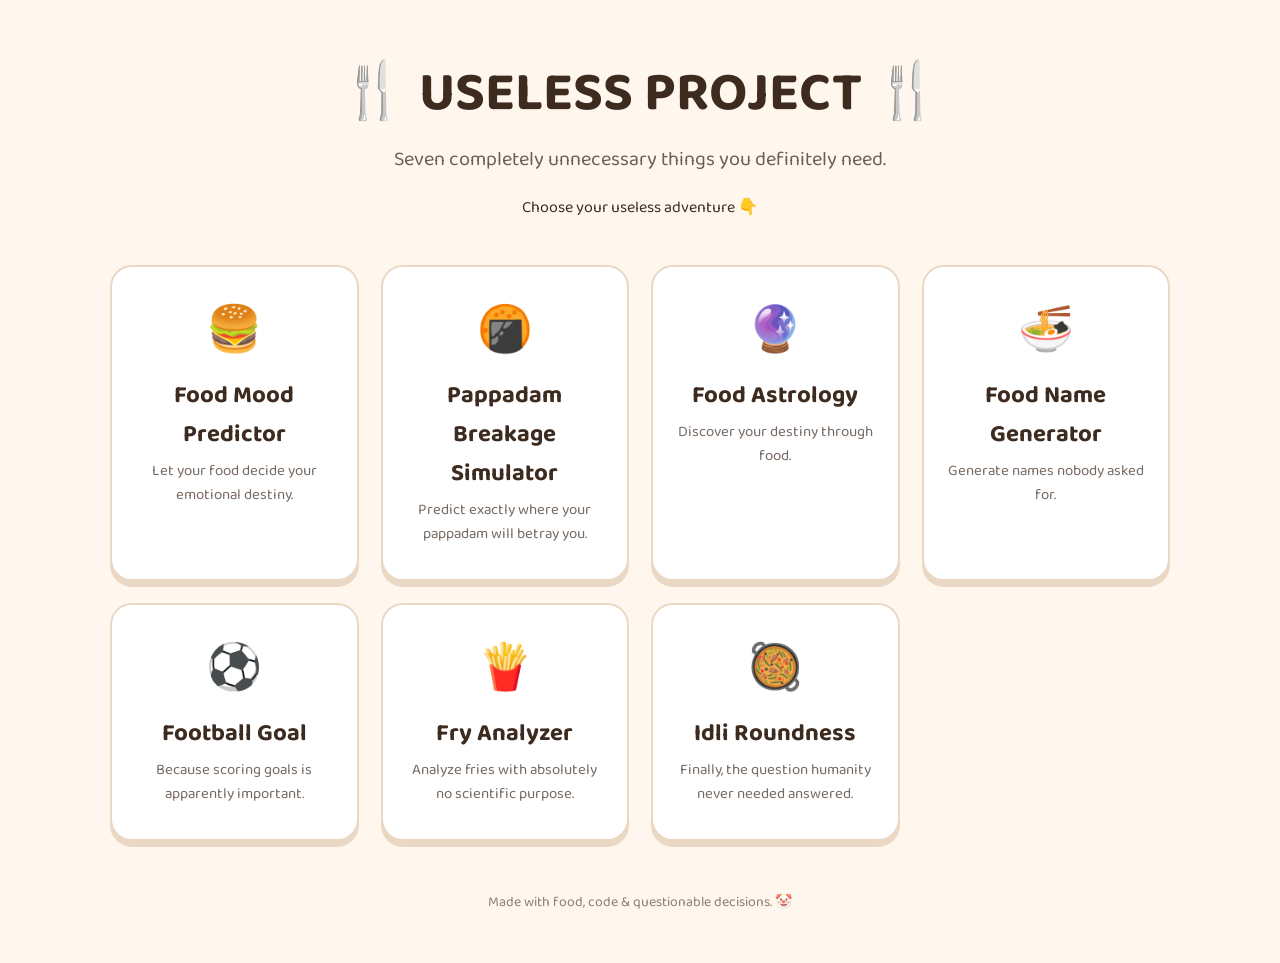
<file: index.html>
<!DOCTYPE html>
<html lang="en">
<head>
    <meta charset="UTF-8">
    <meta name="viewport" content="width=device-width, initial-scale=1.0">

    <title>Useless Project 🍴</title>

    <style>
        @import url('https://fonts.googleapis.com/css2?family=Baloo+2:wght@500;600;700;800&display=swap');

        * {
            box-sizing: border-box;
        }

        body {
            margin: 0;
            min-height: 100vh;
            font-family: 'Baloo 2', cursive;
            background: #fff7ed;
            color: #3d2b1f;
        }

        .container {
            width: 90%;
            max-width: 1100px;
            margin: auto;
            padding: 50px 20px;
        }

        .hero {
            text-align: center;
            margin-bottom: 45px;
        }

        .hero h1 {
            font-size: 55px;
            margin: 0;
        }

        .hero p {
            font-size: 20px;
            margin-top: 5px;
            opacity: 0.75;
        }

        .subtitle {
            font-size: 16px;
            margin-top: 15px;
        }

        .features {
            display: grid;
            grid-template-columns: repeat(auto-fit, minmax(240px, 1fr));
            gap: 22px;
        }

        .feature-card {
            display: block;
            text-decoration: none;
            color: inherit;
            background: white;
            border: 2px solid #ead8c5;
            border-radius: 22px;
            padding: 28px 22px;
            text-align: center;
            transition: 0.2s ease;
            box-shadow: 0 6px 0 #ead8c5;
        }

        .feature-card:hover {
            transform: translateY(-6px);
            box-shadow: 0 10px 0 #ead8c5;
        }

        .emoji {
            font-size: 45px;
            margin-bottom: 8px;
        }

        .feature-card h2 {
            margin: 5px 0;
            font-size: 24px;
        }

        .feature-card p {
            margin: 5px 0;
            opacity: 0.7;
            font-size: 15px;
        }

        .footer {
            text-align: center;
            margin-top: 50px;
            opacity: 0.6;
            font-size: 14px;
        }

        @media (max-width: 600px) {
            .hero h1 {
                font-size: 40px;
            }

            .hero p {
                font-size: 17px;
            }
        }
    </style>
</head>

<body>

    <div class="container">

        <section class="hero">
            <h1>🍴 USELESS PROJECT 🍴</h1>

            <p>
                Seven completely unnecessary things you definitely need.
            </p>

            <div class="subtitle">
                Choose your useless adventure 👇
            </div>
        </section>


        <section class="features">

            <!-- YOUR FEATURE 1 -->
            <a class="feature-card"
               href="features/food-mood-predictor.html">

                <div class="emoji">🍔</div>

                <h2>Food Mood Predictor</h2>

                <p>
                    Let your food decide your emotional destiny.
                </p>

            </a>


            <!-- YOUR FEATURE 2 -->
            <a class="feature-card"
               href="pappadam-simulator/pappadam.html">

                <div class="emoji">🍘</div>

                <h2>Pappadam Breakage Simulator</h2>

                <p>
                    Predict exactly where your pappadam will betray you.
                </p>

            </a>


            <!-- FRIEND'S FEATURE 1 -->
            <a class="feature-card"
               href="features/food-astrology.html">

                <div class="emoji">🔮</div>

                <h2>Food Astrology</h2>

                <p>
                    Discover your destiny through food.
                </p>

            </a>


            <!-- FRIEND'S FEATURE 2 -->
            <a class="feature-card"
               href="features/food-name-generator.html">

                <div class="emoji">🍜</div>

                <h2>Food Name Generator</h2>

                <p>
                    Generate names nobody asked for.
                </p>

            </a>


            <!-- FRIEND'S FEATURE 3 -->
            <a class="feature-card"
               href="features/football-goal.html">

                <div class="emoji">⚽</div>

                <h2>Football Goal</h2>

                <p>
                    Because scoring goals is apparently important.
                </p>

            </a>


            <!-- FRIEND'S FEATURE 4 -->
            <a class="feature-card"
               href="features/fry-analyzer.html">

                <div class="emoji">🍟</div>

                <h2>Fry Analyzer</h2>

                <p>
                    Analyze fries with absolutely no scientific purpose.
                </p>

            </a>


            <!-- FRIEND'S FEATURE 5 -->
            <a class="feature-card"
               href="features/idli-roundness.html">

                <div class="emoji">🥘</div>

                <h2>Idli Roundness</h2>

                <p>
                    Finally, the question humanity never needed answered.
                </p>

            </a>

        </section>


        <div class="footer">
            Made with food, code & questionable decisions. 🤡
        </div>

    </div>

</body>
</html>
</file>
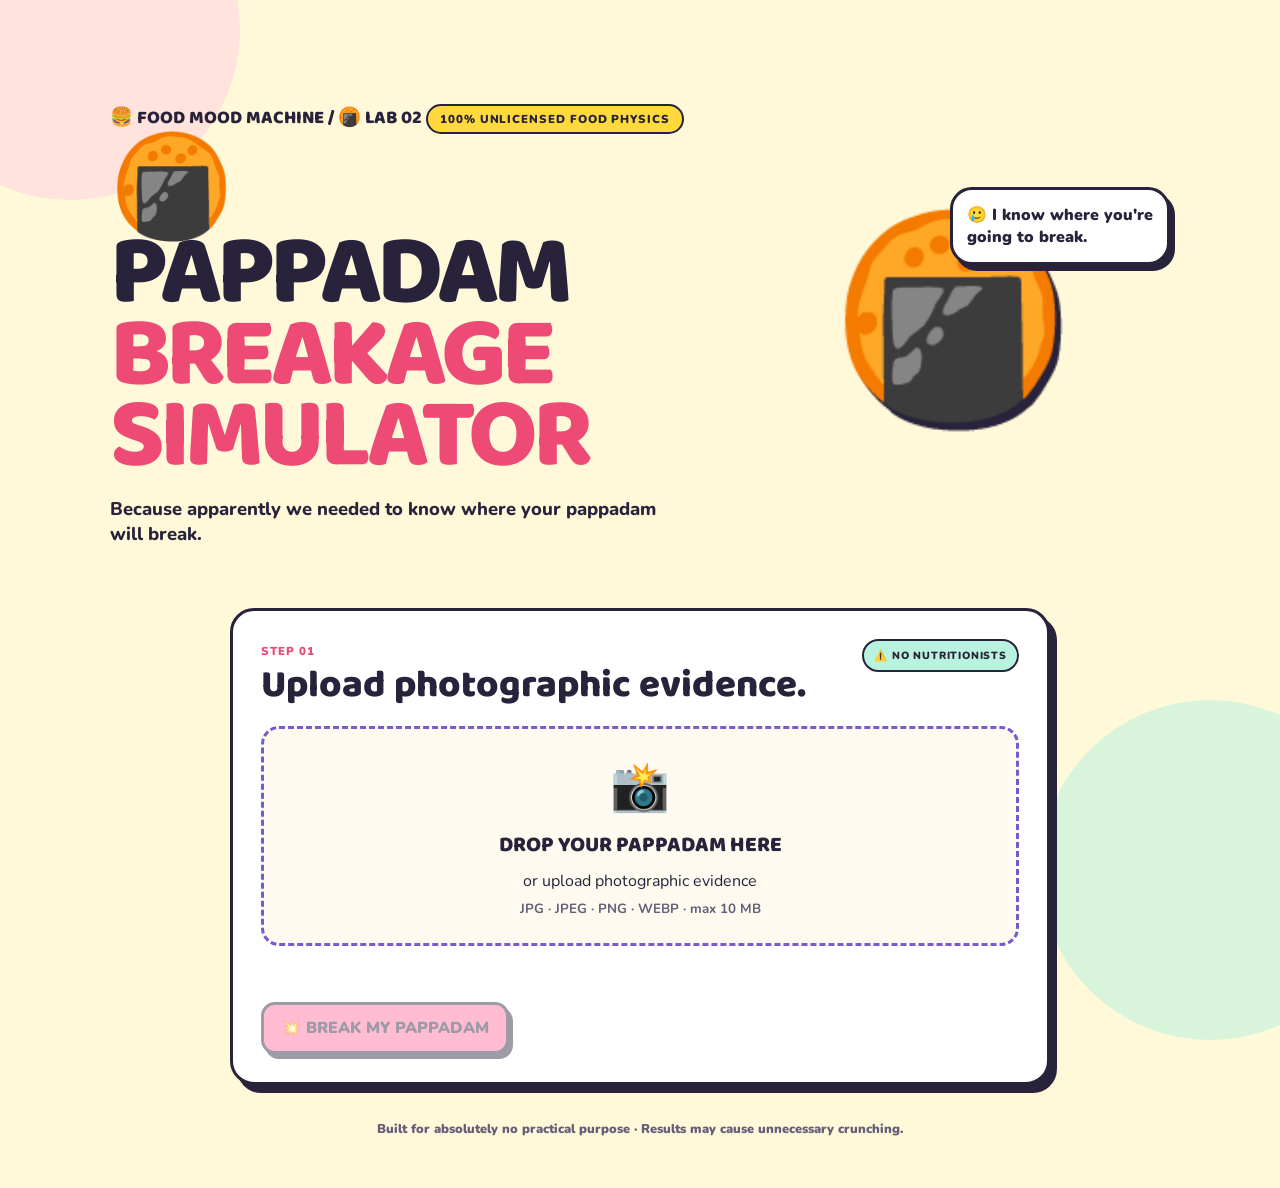
<file: pappadam-simulator/index.html>
<!doctype html>
<html lang="en">
<head>
  <meta charset="utf-8">
  <meta name="viewport" content="width=device-width, initial-scale=1">
  <title>Pappadam Breakage Simulator</title>
  <link rel="stylesheet" href="pappadam.css">
</head>
<body class="pappadam-page">
  <main class="pappadam-shell">
    <header class="pappadam-hero">
      <div>
        <a class="pappadam-brand" href="#top">🍔 FOOD MOOD MACHINE / 🍘 LAB 02</a>
        <span class="pappadam-badge">100% UNLICENSED FOOD PHYSICS</span>
        <h1 id="top">🍘 PAPPADAM<br><em>BREAKAGE SIMULATOR</em></h1>
        <p>Because apparently we needed to know where your pappadam will break.</p>
      </div>
      <div class="pappadam-character" aria-hidden="true">
        <div class="pappadam-bubble">🥲 I know where you're going to break.</div>
        <div class="pappadam-cartoon">🍘</div>
      </div>
    </header>

    <section class="pappadam-card pappadam-upload-card" aria-labelledby="upload-title">
      <div class="pappadam-section-heading">
        <div><span class="pappadam-kicker">STEP 01</span><h2 id="upload-title">Upload photographic evidence.</h2></div>
        <span class="pappadam-sticker">⚠️ NO NUTRITIONISTS</span>
      </div>
      <label class="pappadam-dropzone" id="pappadamDropzone" for="pappadamFile">
        <span class="pappadam-upload-icon">📸</span>
        <strong>DROP YOUR PAPPADAM HERE</strong>
        <span>or upload photographic evidence</span>
        <small>JPG · JPEG · PNG · WEBP · max 10 MB</small>
        <input id="pappadamFile" type="file" accept="image/jpeg,image/png,image/webp" hidden>
      </label>
      <div class="pappadam-preview-row" id="pappadamPreviewRow" hidden>
        <div class="pappadam-thumb-wrap"><img id="pappadamPreview" alt="Uploaded pappadam preview"></div>
        <div><strong id="pappadamFileName"></strong><p id="pappadamDimensions"></p><p class="pappadam-note">⚠️ Better lighting = completely questionable accuracy.</p></div>
      </div>
      <p class="pappadam-error" id="pappadamError" role="alert"></p>
      <button class="pappadam-button pappadam-primary" id="pappadamAnalyzeButton" disabled>💥 BREAK MY PAPPADAM</button>
    </section>

    <section class="pappadam-analysis" id="pappadamAnalysis" aria-live="polite" hidden>
      <div class="pappadam-card pappadam-analysis-card"><span class="pappadam-kicker">STEP 02</span><div class="pappadam-scanner">🍘<i></i></div><h2 id="pappadamAnalysisMessage">🔬 Calibrating pappadam physics...</h2><div class="pappadam-progress"><i></i></div><small>Do not disturb the extremely unqualified scientists.</small></div>
    </section>

    <section class="pappadam-results" id="pappadamResults" hidden>
      <div class="pappadam-card pappadam-result-card">
        <div class="pappadam-section-heading"><div><span class="pappadam-kicker">STEP 03</span><h2>🎯 PREDICTED BREAK POINT</h2></div><span class="pappadam-sticker">⚠️ QUESTIONABLE ACCURACY</span></div>
        <div class="pappadam-canvas-wrap"><canvas id="pappadamCanvas" aria-label="Uploaded pappadam with predicted break overlay"></canvas><span class="pappadam-canvas-label">🔴 BREAK HERE</span></div>
        <div class="pappadam-facts"><div><b id="pappadamLocation">Upper-right quadrant</b><small id="pappadamCoordinates"></small></div><div><b id="pappadamAngle">BREAK ANGLE: 43°</b><small>fracture trajectory</small></div><div><b id="pappadamPersonality">😤 ANGRY CRACKER</b><small>pappadam personality</small></div></div>
        <div class="pappadam-reason"><h3>🔎 WHY HERE?</h3><p id="pappadamReason"></p></div>
        <div class="pappadam-score"><div><h3>💥 BREAKABILITY SCORE</h3><small id="pappadamScoreText">Suspicious.</small></div><strong><span id="pappadamScore">0</span>%</strong><div class="pappadam-meter"><i id="pappadamMeter"></i></div><small>⚠️ This score is scientifically questionable.</small></div>
        <div class="pappadam-actions"><button class="pappadam-button pappadam-primary" id="pappadamSimulateButton">💥 SIMULATE BREAK</button><button class="pappadam-button" id="pappadamRandomButton">🎲 RANDOM BREAK</button><button class="pappadam-button" id="pappadamDownloadButton">📸 SAVE BREAKAGE REPORT</button><button class="pappadam-button" id="pappadamResetButton">🔄 TRY ANOTHER PAPPADAM</button></div>
        <div class="pappadam-verdict"><span>⚖️ PAPPADAM COURT VERDICT</span><strong id="pappadamVerdict"></strong></div>
      </div>

      <div class="pappadam-tools">
        <div class="pappadam-card pappadam-tool-card"><span class="pappadam-kicker">INTERACTIVE SCIENCE</span><h2>👆 WHAT IF I TAP HERE?</h2><p>Tap anywhere on the pappadam to challenge the prediction.</p><div id="pappadamTapResult" class="pappadam-tool-output">Awaiting a reckless tap.</div></div>
        <div class="pappadam-card pappadam-tool-card"><span class="pappadam-kicker">SURVIVAL TEST</span><h2>🍘 HOW MANY TAPS CAN IT SURVIVE?</h2><p id="pappadamSurvivalText">The pappadam is watching you.</p><button class="pappadam-button" id="pappadamSurvivalButton">👆 TAP THE PAPPADAM</button><div class="pappadam-tap-count"><span id="pappadamTapCount">0</span> taps</div></div>
      </div>
    </section>
    <footer class="pappadam-footer">Built for absolutely no practical purpose · Results may cause unnecessary crunching.</footer>
  </main>
  <script type="module" src="pappadam.js"></script>
</body>
</html>
</file>
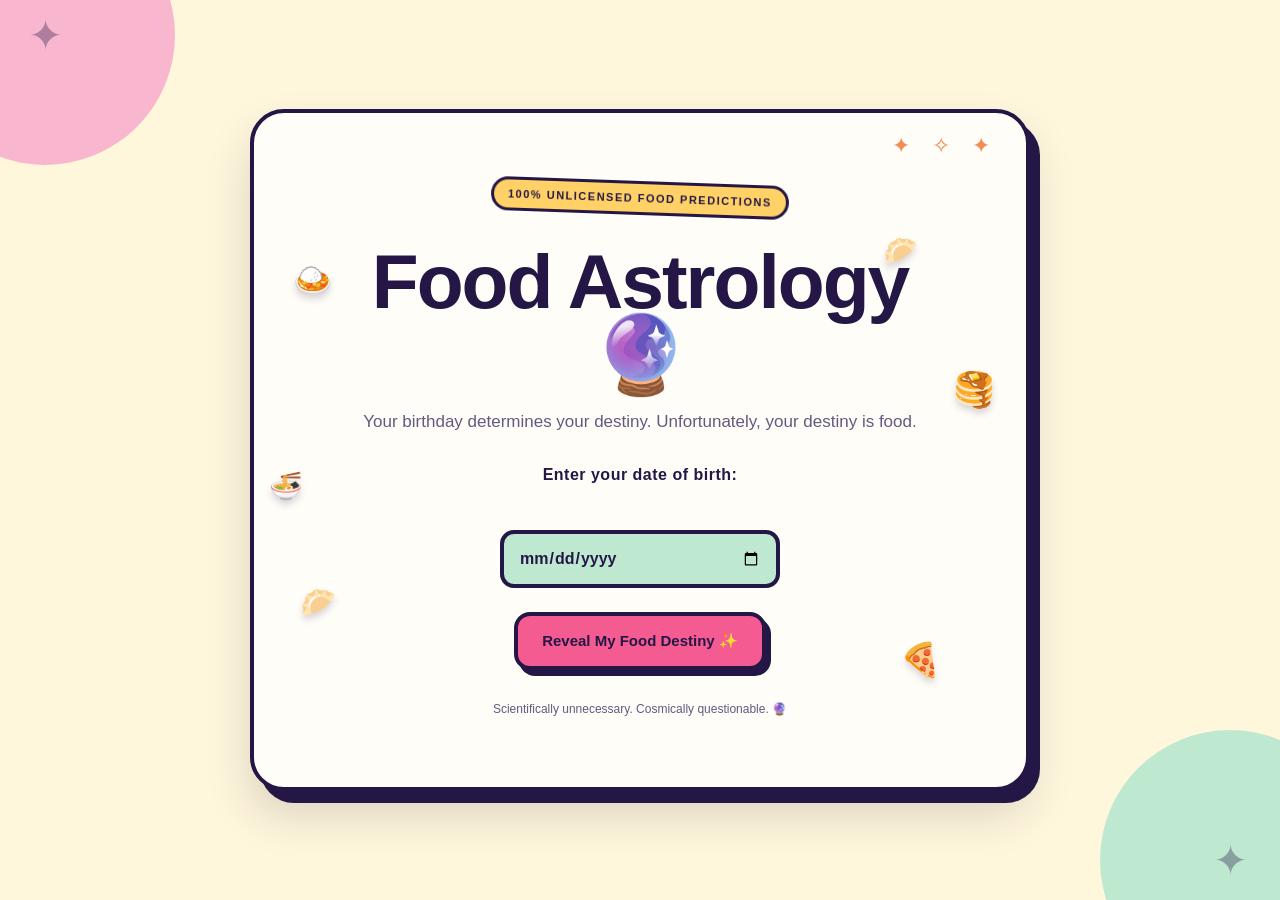
<file: features/food-astrology.html>
<!DOCTYPE html>
<html lang="en">

<head>
    <meta charset="UTF-8">
    <meta name="viewport" content="width=device-width, initial-scale=1.0">

    <title>Food Astrology 🔮</title>

    <style>
        * {
            box-sizing: border-box;
        }

        body {
            margin: 0;
            min-height: 100vh;
            font-family: Arial, sans-serif;
            background: #f5f1e8;
            display: flex;
            justify-content: center;
            align-items: center;
            padding: 30px;
            color: #2d241e;
        }

        .container {
            width: 100%;
            max-width: 650px;
            background: white;
            text-align: center;
            padding: 45px;
            border-radius: 20px;
            box-shadow: 0 15px 40px rgba(0, 0, 0, 0.1);
        }

        .small-title {
            font-size: 12px;
            letter-spacing: 3px;
            text-transform: uppercase;
            color: #8a786b;
            margin-bottom: 15px;
        }

        h1 {
            font-size: 42px;
            margin: 10px 0;
        }

        .subtitle {
            color: #6f6259;
            font-size: 17px;
            line-height: 1.6;
            margin-bottom: 30px;
        }

        input[type="date"] {
            padding: 12px;
            font-size: 16px;
            border: 1px solid #ccc;
            border-radius: 8px;
        }

        button {
            display: block;
            margin: 20px auto;
            padding: 14px 25px;
            background: #2d241e;
            color: white;
            border: none;
            border-radius: 10px;
            font-size: 16px;
            cursor: pointer;
        }

        button:hover {
            background: #514239;
        }

        #result {
            display: none;
            margin-top: 30px;
            padding: 25px;
            background: #faf7f0;
            border-radius: 15px;
        }

        #emoji {
            font-size: 65px;
        }

        #food {
            font-size: 30px;
            margin: 15px 0;
        }

        #message {
            color: #65584f;
            line-height: 1.6;
            font-size: 16px;
        }

        footer {
            margin-top: 30px;
            color: #999;
            font-size: 12px;
        }
    </style>

    <style>
        :root { --cream: #fff7dc; --navy: #241746; --pink: #f45b91; --yellow: #ffd166; --orange: #f28c52; --mint: #bfe8d0; --lavender: #d8c9f4; --white: #fffdf8; }
        body { position: relative; overflow-x: hidden; font-family: "Trebuchet MS", "Gill Sans", sans-serif; background: var(--cream); color: var(--navy); }
        body::before, body::after { content: "✦"; position: fixed; z-index: -1; display: grid; place-items: center; width: 260px; height: 260px; border-radius: 50%; color: rgba(36, 23, 70, .35); font-size: 42px; }
        body::before { top: -95px; left: -85px; background: #f8b6cf; }
        body::after { right: -80px; bottom: -90px; background: var(--mint); }
        .container { position: relative; max-width: 780px; padding: clamp(36px, 6vw, 68px); background: var(--white); border: 4px solid var(--navy); border-radius: 34px; box-shadow: 10px 12px 0 var(--navy), 0 24px 45px rgba(36, 23, 70, .16); }
        .container::before { content: "✦  ✧  ✦"; position: absolute; top: 20px; right: 28px; color: var(--orange); font-size: 22px; letter-spacing: 8px; }
        .food-decor { position: absolute; inset: 0; overflow: hidden; pointer-events: none; }
        .container > *:not(.food-decor) { position: relative; z-index: 1; }
        .food-float { position: absolute; z-index: 0; font-size: 30px; filter: drop-shadow(0 5px 3px rgba(36, 23, 70, .16)); animation: foodFloat 6s ease-in-out infinite; }
        .float-biryani { top: 22%; left: 5%; font-size: 32px; animation-delay: -1s; }
        .float-dosa { top: 38%; right: 4%; font-size: 34px; animation-delay: -3.2s; }
        .float-momo { bottom: 25%; left: 6%; font-size: 29px; animation-delay: -4.6s; }
        .float-pizza { bottom: 16%; right: 11%; font-size: 33px; animation-delay: -2.1s; }
        .float-maggi { top: 53%; left: 2%; font-size: 27px; animation-delay: -5.3s; }
        .float-samosa { top: 18%; right: 14%; font-size: 28px; animation-delay: -.3s; }
        .small-title { display: inline-block; margin-bottom: 20px; padding: 8px 14px; color: var(--navy); font-size: 11px; font-weight: 900; letter-spacing: 1.5px; text-transform: uppercase; background: var(--yellow); border: 3px solid var(--navy); border-radius: 999px; transform: rotate(2deg); }
        h1 { font-family: "Arial Rounded MT Bold", "Trebuchet MS", sans-serif; font-size: clamp(2.6rem, 7vw, 4.8rem); line-height: .95; letter-spacing: -2px; color: var(--navy); }
        .subtitle { color: #66587f; line-height: 1.65; }
        label { display: block; margin-bottom: 10px; font-weight: 900; letter-spacing: .5px; }
        input[type="date"] { width: min(100%, 280px); padding: 15px; color: var(--navy); font: inherit; font-weight: 700; background: var(--mint); border: 4px solid var(--navy); border-radius: 14px; outline: none; transition: box-shadow .18s ease, transform .18s ease; }
        input[type="date"]:focus { box-shadow: 5px 5px 0 var(--lavender); transform: translateY(-2px); }
        button { display: block; margin: 24px auto; padding: 16px 24px; color: var(--navy); font: 900 15px "Trebuchet MS", "Gill Sans", sans-serif; background: var(--pink); border: 4px solid var(--navy); border-radius: 16px; box-shadow: 5px 6px 0 var(--navy); cursor: pointer; transition: transform .18s ease, box-shadow .18s ease, background .18s ease; }
        button:hover { background: #ff77a7; transform: translate(-2px, -3px) rotate(-1deg); box-shadow: 7px 9px 0 var(--navy); }
        button:active { transform: translate(3px, 3px); box-shadow: 2px 3px 0 var(--navy); }
        #result { margin-top: 34px; padding: 34px 24px; background: var(--lavender); border: 4px solid var(--navy); border-radius: 24px; box-shadow: 6px 7px 0 var(--navy); }
        #emoji { font-size: 76px; filter: drop-shadow(4px 5px 0 var(--yellow)); }
        #food { color: var(--navy); font-family: "Arial Rounded MT Bold", "Trebuchet MS", sans-serif; font-size: clamp(2rem, 6vw, 3rem); }
        #message, footer { color: #66587f; line-height: 1.65; }
        @keyframes foodFloat { 0%, 100% { transform: translate(0, 0) rotate(-6deg); } 50% { transform: translate(9px, -14px) rotate(7deg); } }
        @media (max-width: 600px) { body { padding: 18px; } .container { box-shadow: 6px 7px 0 var(--navy); } }
        @media (prefers-reduced-motion: reduce) { *, *::before, *::after { animation: none !important; transition: none !important; } }
    </style>
</head>

<body>

    <div class="container">

        <div class="food-decor" aria-hidden="true">
            <span class="food-float float-biryani">🍛</span>
            <span class="food-float float-dosa">🥞</span>
            <span class="food-float float-momo">🥟</span>
            <span class="food-float float-pizza">🍕</span>
            <span class="food-float float-maggi">🍜</span>
            <span class="food-float float-samosa">🥟</span>
        </div>

        <div class="small-title">
            100% Unlicensed Food Predictions
        </div>

        <h1>Food Astrology 🔮</h1>

        <p class="subtitle">
            Your birthday determines your destiny. Unfortunately, your destiny is food.
        </p>

        <label for="birthday">
            Enter your date of birth:
        </label>

        <br><br>

        <input type="date" id="birthday">

        <button onclick="predictFood()">
            Reveal My Food Destiny ✨
        </button>


        <div id="result">

            <div id="emoji"></div>

            <h2 id="food"></h2>

            <p id="message"></p>

        </div>


        <footer>
            Scientifically unnecessary. Cosmically questionable. 🔮
        </footer>

    </div>


    <script>

        function predictFood() {

            const birthday =
                document.getElementById("birthday").value;


            if (birthday === "") {

                alert(
                    "Please enter your birthday. The universe needs some basic information."
                );

                return;
            }


            /*
                Convert the birthday text into a unique-ish number.

                Example:
                2005-06-15

                Every character contributes to the result,
                including the year, month and day.
            */

            let number = 0;

            for (let i = 0; i < birthday.length; i++) {

                number =
                    number + birthday.charCodeAt(i);

            }


            const foods = [

                {
                    name: "Biryani 🍛",
                    emoji: "🍛",
                    message:
                        "You are dramatic, complex and impossible to ignore. Your solution to most problems is biryani. Honestly, valid."
                },

                {
                    name: "Dosa 🥞",
                    emoji: "🥞",
                    message:
                        "You look calm and organised, but one bad day can turn you into a crispy emotional disaster."
                },

                {
                    name: "Idli 🍥",
                    emoji: "🍥",
                    message:
                        "Soft, peaceful and underestimated. You avoid unnecessary conflict and prefer your problems with sambar."
                },

                {
                    name: "Momos 🥟",
                    emoji: "🥟",
                    message:
                        "You are mysterious. Nobody knows exactly how many momos you can eat, including you."
                },

                {
                    name: "Pani Puri 🥣",
                    emoji: "🥣",
                    message:
                        "Chaos is your comfort zone. You make questionable decisions quickly and enjoy every second of them."
                },

                {
                    name: "Parotta 🫓",
                    emoji: "🫓",
                    message:
                        "You have layers. Nobody understands all of them, but everyone agrees you work better with curry."
                },

                {
                    name: "Maggi 🍜",
                    emoji: "🍜",
                    message:
                        "You believe every problem can be solved in two minutes. Reality has repeatedly disagreed."
                },

                {
                    name: "Samosa 🥟",
                    emoji: "🥟",
                    message:
                        "Crispy outside, questionable inside and somehow responsible for everyone's sudden hunger."
                },

                {
                    name: "Shawarma 🌯",
                    emoji: "🌯",
                    message:
                        "You are wrapped in mystery. Nobody knows what is going on inside, but somehow it works."
                },

                {
                    name: "Gulab Jamun 🍮",
                    emoji: "🍮",
                    message:
                        "You are sweet, dramatic and absolutely incapable of stopping at just one."
                },

                {
                    name: "Fried Rice 🍚",
                    emoji: "🍚",
                    message:
                        "You are adaptable. Throw you into any situation and somehow you will make something out of it."
                },

                {
                    name: "Pav Bhaji 🍞",
                    emoji: "🍞",
                    message:
                        "You bring unnecessary amounts of energy into every situation. Butter is basically your emotional support system."
                }

            ];


            const index =
                number % foods.length;


            const result =
                foods[index];


            document.getElementById("emoji").textContent =
                result.emoji;


            document.getElementById("food").textContent =
                "You are: " + result.name;


            document.getElementById("message").textContent =
                result.message;


            document.getElementById("result").style.display =
                "block";

        }

    </script>

</body>

</html>
</file>
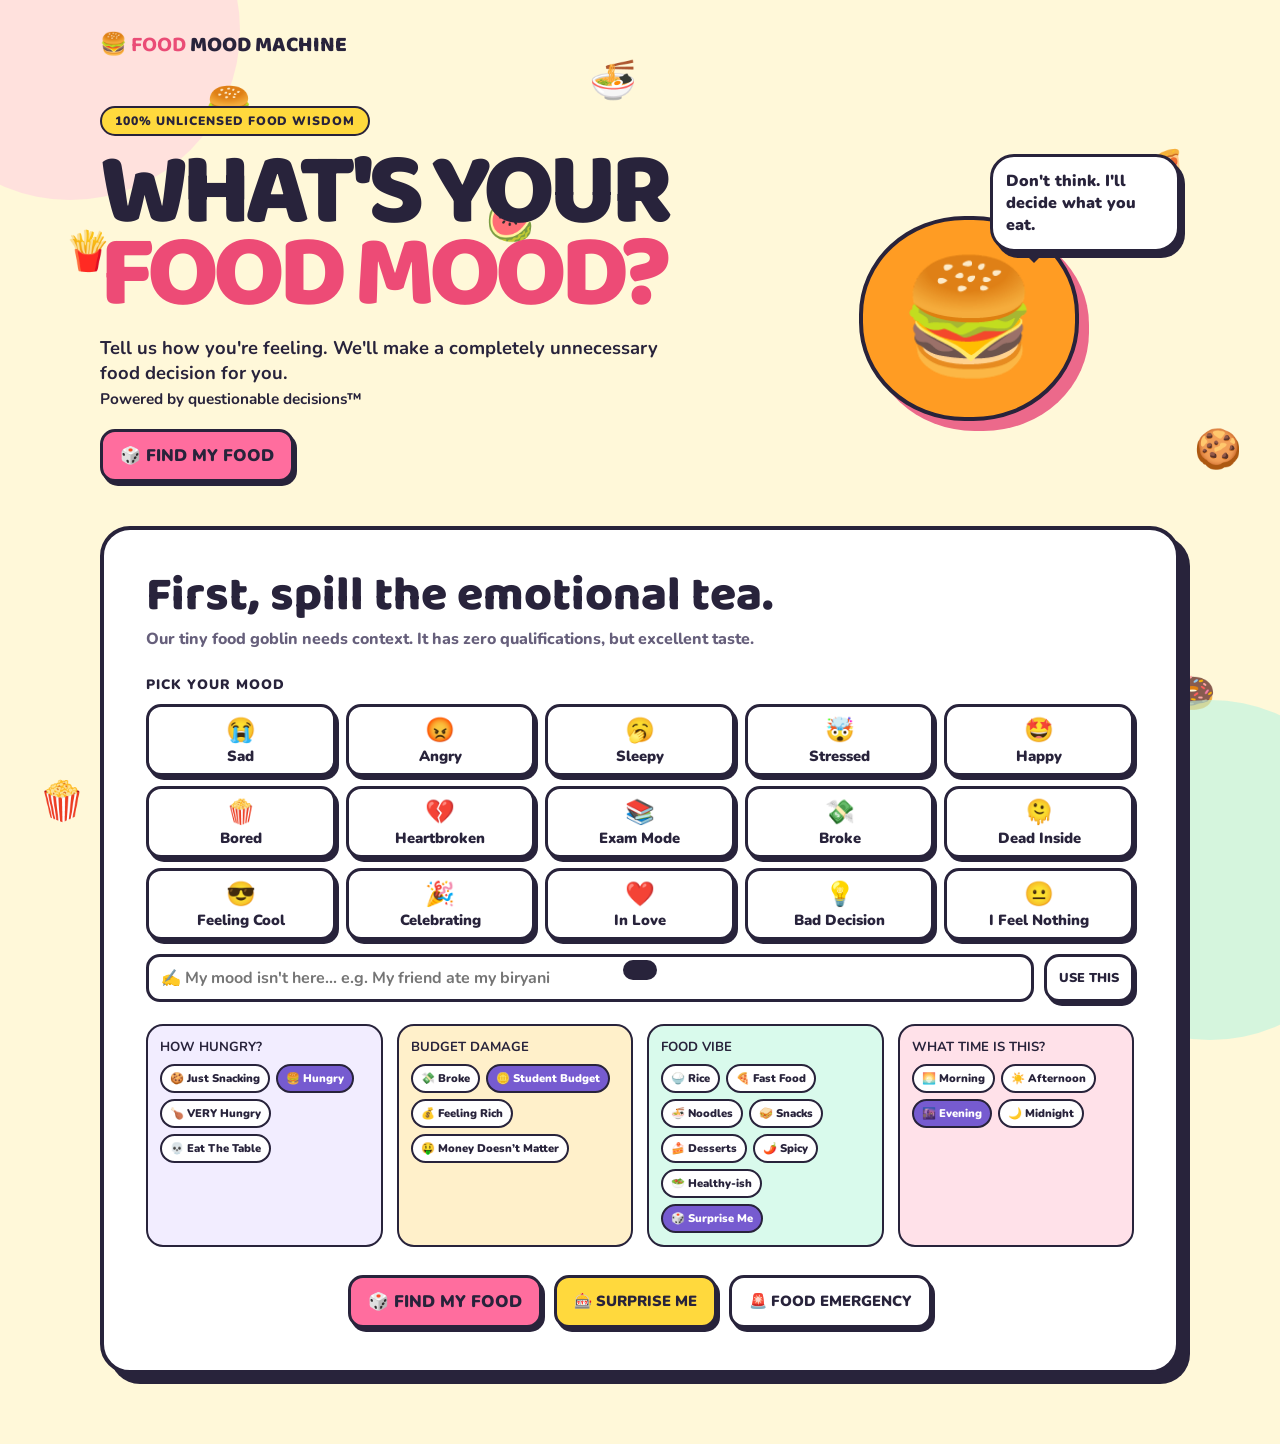
<file: features/food-mood-predictor.html>
<!doctype html>
<html lang="en"><head><meta charset="UTF-8"><meta name="viewport" content="width=device-width,initial-scale=1.0"><title>Food Mood Predictor 🍔</title>
<style>
@import url('https://fonts.googleapis.com/css2?family=Baloo+2:wght@600;700;800&family=Nunito:wght@600;700;800;900&display=swap');:root{--ink:#28233b;--cream:#fff8d9;--pink:#ff6d9e;--yellow:#ffd93d;--purple:#765bd0;--shadow:5px 6px 0 var(--ink)}*{box-sizing:border-box}body{margin:0;background:var(--cream);color:var(--ink);font-family:Nunito,Arial,sans-serif;overflow-x:hidden}body:before,body:after{content:"";position:fixed;z-index:-1;width:340px;height:340px;border-radius:50%;opacity:.6}body:before{background:#ffd2df;top:-140px;left:-100px}body:after{background:#b9f3df;right:-100px;bottom:-140px}.floaties{position:fixed;inset:0;pointer-events:none;z-index:-1}.floaties i{position:absolute;font-style:normal;font-size:clamp(1.5rem,3vw,3rem);animation:float 5s ease-in-out infinite}.floaties i:nth-child(1){left:5%;top:25%}.floaties i:nth-child(2){right:7%;top:16%;animation-delay:-2s}.floaties i:nth-child(3){right:5%;bottom:20%;animation-delay:-3s}@keyframes float{50%{transform:translateY(-18px) rotate(12deg)}}@keyframes pop{0%{opacity:0;transform:scale(.7)}75%{transform:scale(1.05)}100%{opacity:1;transform:scale(1)}}main{max-width:1120px;margin:auto;padding:28px 20px 70px}.brand{font:800 1.35rem 'Baloo 2';text-decoration:none;color:var(--ink)}.brand b{color:#ea4c76}.hero{display:grid;grid-template-columns:1.2fr .8fr;align-items:center;gap:25px;padding:44px 0}.badge{display:inline-block;background:var(--yellow);border:2px solid var(--ink);border-radius:999px;padding:5px 13px;font-size:.76rem;font-weight:900;letter-spacing:.08em}.hero h1{font:800 clamp(3.3rem,8vw,6.8rem)/.8 'Baloo 2';letter-spacing:-.06em;margin:17px 0}.hero h1 em{font-style:normal;color:#ed4b76}.hero p{font-size:1.15rem;font-weight:700;max-width:580px}.chef{min-height:280px;display:grid;place-items:center;position:relative}.bubble{position:absolute;top:0;right:0;width:190px;background:#fff;border:3px solid var(--ink);border-radius:24px;padding:13px;font-weight:900;box-shadow:var(--shadow);z-index:1}.bubble:after{content:"";position:absolute;bottom:-14px;left:27px;border:14px solid transparent;border-top-color:var(--ink);border-bottom:0}.burger{width:220px;height:205px;margin-top:50px;border:4px solid var(--ink);border-radius:48%;display:grid;place-items:center;background:#ff9c23;font-size:7rem;box-shadow:10px 10px 0 #ec698b;animation:float 3s ease-in-out infinite}.machine,.result-card{background:#fff;border:4px solid var(--ink);border-radius:30px;box-shadow:10px 10px 0 var(--ink)}.machine{padding:clamp(20px,4vw,42px)}h2{font:800 clamp(2rem,4vw,3rem)/1 'Baloo 2';margin:0}.intro{font-weight:800;color:#665f7b;margin-top:8px}.label{font-size:.85rem;font-weight:900;letter-spacing:.08em;margin:25px 0 10px}.moods{display:grid;grid-template-columns:repeat(5,1fr);gap:10px}.mood,button{border:3px solid var(--ink);border-radius:15px;background:#fff;font:900 .92rem Nunito;color:var(--ink);cursor:pointer;box-shadow:3px 4px 0 var(--ink);transition:.14s}.mood{min-height:72px;padding:7px}.mood span{font-size:1.5rem;display:block}.mood:hover,button:hover{transform:translate(2px,2px);box-shadow:1px 2px 0 var(--ink)}.mood.selected{background:var(--pink);transform:scale(1.04)}input{min-width:0;flex:1;border:3px solid var(--ink);border-radius:14px;padding:10px 12px;font:700 1rem Nunito}.custom{display:flex;gap:10px;margin-top:14px}.tiny{padding:8px 12px;font-size:.8rem}.options{display:grid;grid-template-columns:repeat(4,1fr);gap:14px;margin-top:22px}.group{padding:12px;border:2px solid var(--ink);border-radius:17px;background:#f2edff}.group:nth-child(2){background:#fff0ca}.group:nth-child(3){background:#d9faec}.group:nth-child(4){background:#ffe1e9}.group h3{font-size:.82rem;margin:0 0 8px}.chips{display:flex;flex-wrap:wrap;gap:6px}.chip{padding:5px 8px;border:2px solid var(--ink);border-radius:99px;box-shadow:none;font-size:.7rem}.chip.active{background:var(--purple);color:#fff}.actions,.result-actions{display:flex;justify-content:center;gap:12px;flex-wrap:wrap;margin-top:28px}button{padding:12px 17px}.primary{background:var(--pink);font-size:1.05rem}.yellow{background:var(--yellow)}.loading{display:none;text-align:center;padding:42px}.loading.show{display:block}.slot{font-size:4rem;animation:float .4s infinite}.loading h3{font:800 1.4rem 'Baloo 2';margin:7px}.result{display:none;margin-top:30px;animation:pop .5s}.result.show{display:block}.result-top{padding:27px;background:linear-gradient(120deg,#ff688f,#ff986f)}.kicker{font-size:.84rem;font-weight:900;letter-spacing:.1em}.food-name{font:800 clamp(3.2rem,8vw,6rem)/.85 'Baloo 2';letter-spacing:-.05em;margin:12px 0}.personality{display:inline-block;padding:6px 12px;border:2px solid var(--ink);border-radius:99px;background:#fff;font-weight:900}.result-body{padding:24px}.pills{display:flex;gap:7px;flex-wrap:wrap}.pills span{padding:6px 9px;border:2px solid var(--ink);border-radius:99px;background:#f0edff;font-size:.78rem;font-weight:900}.reason{background:#fff5c7;border:2px dashed var(--ink);border-radius:17px;padding:15px;margin:18px 0;font:800 1.2rem/1.4 'Baloo 2'}.grid2{display:grid;grid-template-columns:1fr 1fr;gap:14px}.mini{padding:14px;border:2px solid var(--ink);border-radius:17px;background:#e9fff5;font-weight:800}.mini:nth-child(2){background:#f1edff}.mini h4{font-size:.78rem;letter-spacing:.07em;margin:0 0 6px}.mini p{margin:0}.scorebox{margin-top:18px;padding:14px;border:3px solid var(--ink);border-radius:17px;background:#fff1cf}.scoreline{display:flex;justify-content:space-between;align-items:end}.score{font:900 3rem/1 'Baloo 2';color:#e94470}.meter{height:14px;border:2px solid var(--ink);border-radius:99px;overflow:hidden;background:#fff;margin-top:10px}.meter i{display:block;width:0;height:100%;background:linear-gradient(90deg,var(--yellow),var(--pink));transition:width 1.2s}.warning{font-size:.72rem;font-weight:900;margin:9px 0 0}.game{margin-top:26px;padding:20px;background:#6951c5;color:white;border:4px solid var(--ink);border-radius:25px;box-shadow:6px 6px 0 var(--ink)}.game h3{font:800 1.5rem 'Baloo 2';margin:0}.choices{display:flex;gap:10px;align-items:center;margin-top:12px}.choices button{flex:1;font-size:.83rem}.game p{min-height:20px;color:#ffe46b;font-weight:900}.toast{position:fixed;bottom:20px;left:50%;transform:translate(-50%,100px);padding:10px 17px;border-radius:99px;background:var(--ink);color:white;font-weight:900;transition:.25s;z-index:3}.toast.show{transform:translate(-50%,0)}dialog{width:min(500px,calc(100% - 30px));border:4px solid var(--ink);border-radius:24px;box-shadow:10px 10px 0 var(--ink);background:#fff8d9;color:var(--ink)}dialog::backdrop{background:#28233ba8}dialog h2{margin:5px 0}dialog p{font-weight:700}.dialog-actions{display:flex;justify-content:end;gap:10px;margin-top:15px}@media(max-width:780px){.hero{grid-template-columns:1fr;text-align:center}.chef{grid-row:1;min-height:220px}.burger{transform:scale(.75);margin:0}.bubble{right:8%}.moods{grid-template-columns:repeat(3,1fr)}.options{grid-template-columns:1fr 1fr}}@media(max-width:440px){main{padding:18px 13px 60px}.options,.grid2{grid-template-columns:1fr}.custom{flex-direction:column}.moods{gap:7px}.mood{font-size:.72rem}.food-name{font-size:3.2rem}.choices{flex-direction:column}.choices button{width:100%}}
</style><style>.floaties i:nth-child(4){left:16%;top:9%;animation-delay:-1s}.floaties i:nth-child(5){left:27%;bottom:12%;animation-delay:-3.5s}.floaties i:nth-child(6){left:46%;top:6%;animation-delay:-2.5s}.floaties i:nth-child(7){right:25%;top:29%;animation-delay:-4s}.floaties i:nth-child(8){right:14%;bottom:9%;animation-delay:-1.5s}.floaties i:nth-child(9){left:3%;bottom:8%;animation-delay:-4.5s}.floaties i:nth-child(10){right:39%;bottom:20%;animation-delay:-.5s}.floaties i:nth-child(11){left:38%;top:22%;animation-delay:-2.8s}.floaties i:nth-child(12){right:3%;top:47%;animation-delay:-1.8s}</style></head><body><div class="floaties"><i>🍟</i><i>🍕</i><i>🍩</i><i>🍔</i><i>🌮</i><i>🍜</i><i>🍰</i><i>🥤</i><i>🍿</i><i>🥨</i><i>🍉</i><i>🍪</i></div><main>
<a class="brand" href="#top">🍔 <b>FOOD</b> MOOD MACHINE</a><section class="hero" id="top"><div><span class="badge">100% UNLICENSED FOOD WISDOM</span><h1>WHAT'S YOUR<br><em>FOOD MOOD?</em></h1><p>Tell us how you're feeling. We'll make a completely unnecessary food decision for you.<br><small>Powered by questionable decisions™</small></p><button class="primary" id="start">🎲 FIND MY FOOD</button></div><div class="chef"><div class="bubble">Don't think. I'll decide what you eat.</div><div class="burger">🍔</div></div></section>
<section class="machine" id="machine"><h2>First, spill the emotional tea.</h2><p class="intro">Our tiny food goblin needs context. It has zero qualifications, but excellent taste.</p><div class="label">PICK YOUR MOOD</div><div class="moods" id="moods"></div><div class="custom"><input id="custom" placeholder="✍️ My mood isn't here... e.g. My friend ate my biryani"><button class="tiny" id="customBtn">USE THIS</button></div><div class="options" id="options"></div><div class="actions"><button class="primary" id="find">🎲 FIND MY FOOD</button><button class="yellow" id="surprise">🎰 SURPRISE ME</button><button id="emergency">🚨 FOOD EMERGENCY</button></div><div class="loading" id="loading"><div class="slot" id="slot">🍕</div><h3 id="loadText">Consulting your emotional damage...</h3>• • •</div></section>
<section class="result" id="result"><div class="result-card"><div class="result-top"><div class="kicker">🍽️ YOUR FOOD DESTINY</div><div class="food-name" id="foodName"></div><span class="personality" id="personality"></span></div><div class="result-body"><div class="pills" id="pills"></div><div class="reason">🔥 WHY THIS FOOD?<br><span id="reason"></span></div><div class="grid2"><div class="mini"><h4>🎯 SIDE QUEST</h4><p id="quest"></p></div><div class="mini"><h4>🔮 FOOD PROPHECY</h4><p id="prophecy"></p></div></div><div class="scorebox"><div class="scoreline"><div><b>🎯 FOOD MOOD MATCH</b><br><small id="scoreText"></small></div><div class="score" id="score">0%</div></div><div class="meter"><i id="meter"></i></div><p class="warning">⚠️ Completely unscientific. Emotionally loud.</p></div><div class="result-actions"><button class="primary" id="again">🔄 GIVE ME SOMETHING ELSE</button><button class="yellow" id="copy">📋 COPY MY FOOD DESTINY</button><button id="save">📸 SAVE MY FOOD DESTINY</button><button class="primary" id="order">🛒 ORDER THIS FOOD</button></div><div class="game" id="orderPanel" style="display:none"><div class="pills"><span>⚡ QUICKBITE DEMO</span><span>🚫 NO REAL ORDER</span></div><h3 id="orderTitle">📡 KITCHEN CONNECTION</h3><p>Delivering to: <b>your imagination</b><br><small>Estimated arrival: somewhere between now and never</small></p><div class="reason" id="orderStatus">🍽️ Cart: <span id="orderFood">your destiny</span></div><div class="loading" id="orderLoading"><div class="slot">🍳</div><h3 id="orderMessage">Contacting the kitchen...</h3>• • •</div><p id="orderResult"></p><button id="orderAgain">🔄 TRY ORDERING AGAIN</button></div></div></div><div class="game"><h3>WOULD YOU RATHER?</h3><b id="question">🍕 Would you rather eat pizza every day for a month OR never eat biryani again?</b><div class="choices"><button id="a">PIZZA FOREVER</button><b>OR</b><button id="b">RISK BIRYANI</button></div><p id="game"></p><button id="newQuestion">🎲 NEW QUESTION</button></div></section>
</main><dialog id="dialog"><h2>🚨 Food Emergency!</h2><p>Describe your crisis. The kitchen goblin is listening.</p><input id="crisis" placeholder="I'm hungry but don't know what to eat..."><div class="dialog-actions"><button id="close">Never mind</button><button class="primary" id="solve">SEND HELP</button></div></dialog><div class="toast" id="toast"></div>
<script>
const foods=[{n:'Biryani',e:'🍗',c:['rice','spicy','comfort'],m:['sad','exam','stressed','happy','heartbroken'],h:['hungry','very','table'],b:['student','rich'],t:['afternoon','evening','midnight'],p:'Chaotic Biryani Energy'},{n:'Pizza',e:'🍕',c:['fast','comfort'],m:['happy','bored','cool','celebrating'],h:['snack','hungry','very'],b:['student','rich','money'],t:['afternoon','evening','midnight'],p:'Pizza-Based Lifeform'},{n:'Maggi',e:'🍜',c:['noodles','comfort'],m:['sleepy','exam','broke','dead','stressed'],h:['snack','hungry'],b:['broke','student'],t:['morning','evening','midnight'],p:'Emotionally Dependent Noodle'},{n:'Masala Dosa',e:'🥞',c:['rice','spicy'],m:['happy','cool','love','nothing'],h:['hungry','very'],b:['student','rich'],t:['morning','afternoon','evening'],p:'Crispy Main-Character Energy'},{n:'Loaded Fries',e:'🍟',c:['fast','snacks'],m:['angry','bored','sad','cool'],h:['snack','hungry'],b:['broke','student','rich'],t:['afternoon','evening','midnight'],p:'Crisis With Fries'},{n:'Chocolate Cake',e:'🍰',c:['dessert','comfort'],m:['heartbroken','sad','love','happy'],h:['snack','hungry'],b:['student','rich','money'],t:['afternoon','evening','midnight'],p:'Dessert Before Decisions'},{n:'Spicy Shawarma',e:'🌯',c:['fast','spicy'],m:['angry','stressed','cool','bad'],h:['hungry','very','table'],b:['student','rich'],t:['afternoon','evening','midnight'],p:'Wrapped-Up Chaos'},{n:'Momos',e:'🥟',c:['snacks','spicy'],m:['bored','happy','nosy','overthinking'],h:['snack','hungry'],b:['broke','student'],t:['afternoon','evening'],p:'Steamed But Unstable'},{n:'Pani Puri',e:'🫓',c:['snacks','spicy'],m:['happy','bored','celebrating','bad'],h:['snack','hungry'],b:['broke','student'],t:['afternoon','evening'],p:'Tiny Orb of Mayhem'},{n:'Tea + Biscuit',e:'☕',c:['snacks','comfort'],m:['sleepy','exam','dead','broke'],h:['snack'],b:['broke','student'],t:['morning','afternoon','evening','midnight'],p:'Caffeinated Academic Survivor'},{n:'Fried Rice',e:'🍚',c:['rice','comfort'],m:['stressed','exam','nothing'],h:['hungry','very','table'],b:['student','rich'],t:['afternoon','evening'],p:'Rice-Fueled Plot Twist'},{n:'Ice Cream',e:'🍨',c:['dessert','comfort'],m:['sad','heartbroken','happy','love'],h:['snack'],b:['student','rich','money'],t:['afternoon','evening'],p:'Cold But Emotionally Available'},{n:'Samosa Squad',e:'🥟',c:['snacks','spicy'],m:['broke','exam','nosy','bored'],h:['snack','hungry'],b:['broke','student'],t:['morning','afternoon','evening'],p:'Triangular Trouble-Maker'},{n:'Pasta',e:'🍝',c:['noodles','comfort'],m:['love','happy','overthinking','cool'],h:['hungry','very'],b:['student','rich','money'],t:['afternoon','evening'],p:'Saucy Overthinker'}];
const extraFoods=[{n:'Cheese Burst Burger',e:'🍔',c:['fast','comfort'],m:['angry','happy','bored','bad'],h:['hungry','very','table'],b:['student','rich','money'],t:['afternoon','evening','midnight'],p:'Saucy Chaos Architect'},{n:'Butter Chicken',e:'🍛',c:['rice','comfort','spicy'],m:['sad','happy','celebrating','heartbroken'],h:['hungry','very','table'],b:['student','rich'],t:['afternoon','evening'],p:'Creamy Crisis Manager'},{n:'Ramen',e:'🍜',c:['noodles','comfort'],m:['sleepy','stressed','sad','dead'],h:['snack','hungry'],b:['student','rich'],t:['evening','midnight'],p:'Broth-Based Overthinker'},{n:'Garlic Bread',e:'🥖',c:['fast','snacks','comfort'],m:['bored','happy','love','nothing'],h:['snack','hungry'],b:['broke','student','rich'],t:['afternoon','evening'],p:'Carb With Confidence'},{n:'Chicken Wings',e:'🍗',c:['fast','spicy'],m:['angry','celebrating','cool','happy'],h:['hungry','very','table'],b:['student','rich','money'],t:['afternoon','evening','midnight'],p:'Winged Victory Energy'},{n:'Donut Stack',e:'🍩',c:['dessert','snacks'],m:['sad','bored','love','happy'],h:['snack'],b:['broke','student','rich'],t:['morning','afternoon'],p:'Frosted Little Menace'},{n:'Pancakes',e:'🥞',c:['dessert','comfort'],m:['sleepy','happy','love','nothing'],h:['snack','hungry'],b:['student','rich'],t:['morning','afternoon'],p:'Syrup-Based Optimist'},{n:'Tacos',e:'🌮',c:['fast','spicy','snacks'],m:['angry','bored','cool','celebrating'],h:['hungry','very'],b:['broke','student','rich'],t:['afternoon','evening','midnight'],p:'Folded Trouble'},{n:'Kathi Roll',e:'🌯',c:['fast','spicy','comfort'],m:['exam','stressed','broke','hungry'],h:['hungry','very'],b:['broke','student','rich'],t:['afternoon','evening'],p:'Portable Academic Panic'},{n:'Chole Bhature',e:'🍲',c:['rice','spicy','comfort'],m:['happy','celebrating','bored','angry'],h:['very','table'],b:['student','rich'],t:['afternoon','evening'],p:'Gravity-Defying Feast Energy'},{n:'Sushi',e:'🍣',c:['rice','comfort'],m:['cool','love','happy','nothing'],h:['snack','hungry'],b:['rich','money'],t:['afternoon','evening'],p:'Elegant But Suspicious'},{n:'Nachos',e:'🧀',c:['fast','snacks','spicy'],m:['bored','celebrating','cool','bad'],h:['snack','hungry','very'],b:['student','rich'],t:['afternoon','evening','midnight'],p:'Cheesy Group Project'},{n:'Waffles',e:'🧇',c:['dessert','comfort'],m:['sleepy','sad','happy','love'],h:['snack','hungry'],b:['student','rich'],t:['morning','afternoon'],p:'Grid-Shaped Emotional Support'},{n:'Lemonade',e:'🍋',c:['snacks','comfort'],m:['stressed','bored','happy','nothing'],h:['snack'],b:['broke','student','rich'],t:['morning','afternoon','evening'],p:'Tangy Plot Twist'},{n:'Dumpling Soup',e:'🥣',c:['noodles','comfort'],m:['sad','heartbroken','sleepy','stressed'],h:['snack','hungry'],b:['student','rich'],t:['evening','midnight'],p:'Warm Bowl of Feelings'},{n:'Corn on the Cob',e:'🌽',c:['snacks','comfort'],m:['broke','bored','happy','cool'],h:['snack','hungry'],b:['broke','student'],t:['afternoon','evening'],p:'Kernel of Questionable Wisdom'}];foods.push(...extraFoods);const moods=[['sad','😭','Sad'],['angry','😡','Angry'],['sleepy','🥱','Sleepy'],['stressed','🤯','Stressed'],['happy','🤩','Happy'],['bored','🍿','Bored'],['heartbroken','💔','Heartbroken'],['exam','📚','Exam Mode'],['broke','💸','Broke'],['dead','🫠','Dead Inside'],['cool','😎','Feeling Cool'],['celebrating','🎉','Celebrating'],['love','❤️','In Love'],['bad','💡','Bad Decision'],['nothing','😐','I Feel Nothing']];
const sets={hunger:[['snack','🍪 Just Snacking'],['hungry','🍔 Hungry'],['very','🍗 VERY Hungry'],['table','💀 Eat The Table']],budget:[['broke','💸 Broke'],['student','🪙 Student Budget'],['rich','💰 Feeling Rich'],['money','🤑 Money Doesn’t Matter']],preference:[['rice','🍚 Rice'],['fast','🍕 Fast Food'],['noodles','🍜 Noodles'],['snacks','🥪 Snacks'],['dessert','🍰 Desserts'],['spicy','🌶️ Spicy'],['comfort','🥗 Healthy-ish'],['any','🎲 Surprise Me']],time:[['morning','🌅 Morning'],['afternoon','☀️ Afternoon'],['evening','🌆 Evening'],['midnight','🌙 Midnight']]};const state={mood:'',label:'Unpredictable Vibes',hunger:'hungry',budget:'student',preference:'any',time:'evening',prev:'',food:null};const reasons=['Because your problems are temporary but this food has main-character energy.','Because studying clearly is not working anymore. Try delicious avoidance.','Because nobody has solved an existential crisis with a sensible decision.','Because it is Tuesday somewhere, and that is enough justification.','Because your emotional support playlist deserves a side dish.','Because carbohydrates and questionable decisions are an iconic duo.'];const quests=['Eat the crispiest piece first.','Rate it dramatically like a MasterChef judge.','Find the largest piece and name it CEO.','Take a photo before touching it.','Steal one fry from a friend’s plate.'];const prophecies=['By tonight, you will regret ordering dessert.','You will say “just one bite” approximately 14 times.','Someone will ask for a bite. Guard your plate.','Your food will be more interesting than your group chat.'];const customKeywords={biryani:['rice','spicy'],assignment:['noodles','comfort'],exam:['noodles','comfort'],sad:['comfort','dessert'],hungry:['fast','rice'],breakup:['dessert','comfort'],bored:['snacks','fast']};const $=x=>document.getElementById(x),pick=x=>x[Math.floor(Math.random()*x.length)];
function customBoost(food){if(state.mood!=='custom')return 0;let text=state.label.toLowerCase();return Object.entries(customKeywords).reduce((score,[word,categories])=>score+(text.includes(word)&&categories.some(category=>food.c.includes(category))?4:0),0)}
reasons.push('Because your calendar is full but your plate should be fuller.','Because this is cheaper than a personality transformation.','Because the tiny voice in your stomach has excellent dramatic timing.','Because your group chat cannot provide this level of emotional support.','Because one more questionable choice will barely change the statistics.');quests.push('Give the first bite a five-star review.','Arrange the food into a tiny edible skyline.','Name one bite after your least favorite assignment.','Offer exactly one bite, then defend the rest.','Pretend the delivery arrived by helicopter.');prophecies.push('You will call this a small snack and immediately order more.','The first bite will be suspiciously louder than expected.','Someone nearby will suddenly become very interested in your plate.','You will forget your original problem for at least seven minutes.','A nap may become part of the meal plan.');
const wouldYouRather=[['🍕 Would you rather eat pizza every day for a month OR never eat biryani again?','PIZZA FOREVER','RISK BIRYANI'],['🍟 Would you rather have unlimited fries but no ketchup OR unlimited ketchup but no fries?','FRIES, NO KETCHUP','KETCHUP, NO FRIES'],['🍗 Would you rather fight one giant chicken OR 100 tiny biriyanis?','GIANT CHICKEN','TINY BIRIYANIS'],['🍜 Would you rather eat cold noodles forever OR hot noodles with no seasoning?','COLD NOODLES','BLAND NOODLES'],['🍰 Would you rather give up dessert for a year OR eat cake with a spoon meant for ants?','NO DESSERT','ANT SPOON CAKE'],['🥤 Would you rather have unlimited Coke but no water OR unlimited water but no Coke?','COKE FOREVER','WATER FOREVER'],['🌶️ Would you rather eat extremely spicy food once a week OR mildly spicy food every day?','SPICY WEEKLY','MILDLY SPICY DAILY'],['🥪 Would you rather have a sandwich that always tastes like Tuesday OR soup that knows your secrets?','TUESDAY SANDWICH','SECRET SOUP'],['🍩 Would you rather have one giant donut OR 100 tiny donuts in your pockets?','GIANT DONUT','POCKET DONUTS']];const ratherResponses=['Correct. Your food priorities are still questionable.','Interesting choice. The Food Court is disappointed.','That answer has been forwarded to absolutely nobody.','Bold. Very bold. Unfortunately, you are wrong.','A fascinating decision. Please do not explain it.'];const orderStatuses=['📡 Contacting the nearest restaurant...','🍳 Asking a chef who definitely exists...','💳 Checking your bank balance...','📦 Locating a delivery person...','🚨 WAIT.'];const randomOrderOutcomes=['ORDER CONFIRMED ✅<br><small>Just kidding. We do not have an ordering system.</small>','ORDER CANCELLED ❌<br><small>The chef said absolutely not.</small>','ORDER SENT 📦<br><small>Unfortunately, we sent it to your imagination.</small>','PAYMENT FAILED 💳<br><small>Your bank account laughed.</small>','ORDER APPROVED 🎉<br><small>Estimated delivery: somewhere between now and never.</small>','RESTAURANT RESPONSE:<br><small>“Who gave you this website?”</small>','ORDER REJECTED 🚨<br><small>The Food Court has reviewed your request.</small>'];const roastResponses=['You really clicked Order on this website. Incredible confidence.','Your wallet saw that button and started sweating.'];const funnyResponses=['The kitchen has placed your chaos in a tiny queue.','Your order is being reviewed by a committee of hungry interns.'];const consolationResponses=['Honestly, you deserve this meal. Life has been unnecessarily difficult.','Your emotional support carbohydrates remain spiritually available.'];const confusedResponses=['We are not entirely sure what you ordered, but we are proud of you.','Was that an order or a cry for help? Either way, noted.'];const excitedResponses=['YESSSSS!!! 🍔🎉<br>THE FOOD IS COMING!!!<br>Probably. Maybe. We have no idea.','THE KITCHEN IS VIBRATING WITH PURPOSE!!!'];let ratherIndex=-1,questionTimer,orderTimer,orderPrevious='';
function newQuestion(){let next;do{next=Math.floor(Math.random()*wouldYouRather.length)}while(next===ratherIndex);ratherIndex=next;let q=wouldYouRather[next];$('question').textContent=q[0];$('a').textContent=q[1];$('b').textContent=q[2];$('game').textContent='';}
function answerRather(choice){$('game').textContent=pick(ratherResponses);$('a').disabled=true;$('b').disabled=true;setTimeout(()=>{$('a').disabled=false;$('b').disabled=false},1200)}
function orderOutcome(){let text=state.label.toLowerCase();if(Math.random()<.5)return pick(randomOrderOutcomes);if(state.budget==='broke')return '😭 ORDER CANCELLED.<br><small>Your wallet has reviewed '+state.food.n+' and filed an objection.<br>Recommended alternative: stare at the menu for 20 minutes.</small>';if(state.hunger==='very'||state.hunger==='table')return '🚨 ORDER PRIORITY: MAXIMUM.<br><small>The kitchen has been informed that you are approaching dangerous levels of hunger.</small>';if(text.includes('sad')||state.mood==='sad')return '💔 ORDER APPROVED.<br><small>You deserve '+state.food.n+'. Your emotional support carbohydrates are on their way.</small>';if(text.includes('angry')||state.mood==='angry')return '🚨 ORDER DELAYED.<br><small>The restaurant staff sensed your anger through the Wi-Fi.</small>';if(state.time==='midnight')return '🌙 MIDNIGHT ORDER DETECTED.<br><small>Are you sure? Your future self is going to ask questions.</small>';if(state.preference==='comfort')return '🥗 THE FOOD COURT RESPECTS YOUR DECISION.<br><small>Unfortunately, it has still recommended fries.</small>';return pick([pick(funnyResponses),pick(consolationResponses),pick(confusedResponses),pick(excitedResponses),pick(roastResponses)])+'<br><small>Requested: '+state.food.n+' · '+state.time+' · '+state.preference+'</small>'}
function fakeOrder(){if(!state.food){toast('Find your food first. The kitchen needs a target.');return}clearTimeout(orderTimer);$('orderPanel').style.display='block';$('orderFood').textContent=state.food.n;$('order').textContent='📡 CONTACTING KITCHEN...';$('order').disabled=true;$('orderAgain').disabled=true;$('orderResult').textContent='';$('orderLoading').style.display='block';let i=0;$('orderMessage').textContent=orderStatuses[0];let statusTimer=setInterval(()=>{$('orderMessage').textContent=orderStatuses[++i%orderStatuses.length]},360);orderTimer=setTimeout(()=>{clearInterval(statusTimer);let result;do{result=orderOutcome()}while(result===orderPrevious);orderPrevious=result;$('orderLoading').style.display='none';$('orderResult').innerHTML=result;$('order').textContent='🛒 ORDER THIS FOOD';$('order').disabled=false;$('orderAgain').disabled=false},1800)}
function toast(x){$('toast').textContent=x;$('toast').classList.add('show');setTimeout(()=>$('toast').classList.remove('show'),2500)}function useCustom(){let x=$('custom').value.trim();if(x){state.mood='custom';state.label='✍️ '+x;document.querySelectorAll('.mood').forEach(x=>x.classList.remove('selected'));return true}return false}
function setup(){moods.forEach(([id,e,n])=>{let b=document.createElement('button');b.className='mood';b.innerHTML='<span>'+e+'</span>'+n;b.onclick=()=>{state.mood=id;state.label=e+' '+n;$('custom').value='';document.querySelectorAll('.mood').forEach(x=>x.classList.remove('selected'));b.classList.add('selected')};$('moods').append(b)});Object.entries(sets).forEach(([key,arr])=>{let g=document.createElement('div');g.className='group';g.innerHTML='<h3>'+({hunger:'HOW HUNGRY?',budget:'BUDGET DAMAGE',preference:'FOOD VIBE',time:'WHAT TIME IS THIS?'})[key]+'</h3><div class="chips"></div>';arr.forEach(([v,n])=>{let b=document.createElement('button');b.className='chip'+(state[key]===v?' active':'');b.textContent=n;b.onclick=()=>{state[key]=v;g.querySelectorAll('.chip').forEach(x=>x.classList.remove('active'));b.classList.add('active')};g.querySelector('.chips').append(b)});$('options').append(g)})}
function generate(surprise=false){if(!surprise&&!state.mood&&!useCustom()){toast('Pick a mood first — the goblin demands drama.');return}let ranked=foods.map(f=>({f,s:surprise?Math.random()*4:(f.m.includes(state.mood)?6:0)+customBoost(f)+(f.h.includes(state.hunger)?3:0)+(f.b.includes(state.budget)?2:0)+(f.t.includes(state.time)?2:0)+(state.preference==='any'||f.c.includes(state.preference)?3:0)+Math.random()*3})).sort((a,b)=>b.s-a.s);let f=ranked.find(x=>x.f.n!==state.prev).f;state.prev=f.n;state.food=f;$('result').classList.remove('show');$('loading').classList.add('show');$('loading').scrollIntoView({behavior:'smooth',block:'center'});let msgs=['🧠 Consulting your emotional damage...','🍳 Checking the kitchen archives...','🔮 Consulting ancient recipe books...','🍕 Calculating unnecessary calories...','👨‍🍳 Asking a chef who definitely exists...'];let i=0,spin=setInterval(()=>{$('loadText').textContent=msgs[++i%msgs.length];$('slot').textContent=pick(foods).e},240);setTimeout(()=>{clearInterval(spin);$('loading').classList.remove('show');show(f,surprise)},1200)}
function show(f,surprise){let score=Math.floor((surprise?35:72)+Math.random()*(surprise?60:27));$('orderPanel').style.display='none';$('foodName').textContent=f.e+' '+f.n.toUpperCase();$('personality').textContent='✨ '+f.p;$('pills').innerHTML='<span>MOOD: '+(surprise?'🎰 Random chaos':state.label)+'</span><span>HUNGER: '+sets.hunger.find(x=>x[0]===state.hunger)[1]+'</span><span>BUDGET: '+sets.budget.find(x=>x[0]===state.budget)[1]+'</span>';$('reason').textContent=pick(reasons);$('quest').textContent=pick(quests);$('prophecy').textContent=pick(prophecies);$('score').textContent=score+'%';$('scoreText').textContent=score>92?'Your stomach has spoken.':score>78?'Suspiciously accurate.':'Good enough. Eat it.';$('meter').style.width='0';$('result').classList.add('show');setTimeout(()=>$('meter').style.width=score+'%',40);if(score>92)burst();$('result').scrollIntoView({behavior:'smooth',block:'start'})}
function burst(){for(let i=0;i<18;i++){let bit=document.createElement('i');bit.textContent=pick(['🍟','🍕','🍔','✨','🍩']);bit.style.cssText='position:fixed;z-index:20;pointer-events:none;font-style:normal;font-size:1.6rem;left:'+(50+Math.random()*34-17)+'%;top:'+(38+Math.random()*12)+'%;';document.body.append(bit);bit.animate([{opacity:1,transform:'translateY(0) scale(.6) rotate(0)'},{opacity:0,transform:'translate('+(Math.random()*180-90)+'px,220px) scale(1.2) rotate(360deg)'}],{duration:1300,easing:'ease-out'}).finished.then(()=>bit.remove())}}
$('start').onclick=()=>$('machine').scrollIntoView({behavior:'smooth'});$('customBtn').onclick=()=>useCustom()?toast('Custom chaos accepted.'):toast('Type your very specific crisis first!');$('find').onclick=()=>generate();$('surprise').onclick=()=>generate(true);$('again').onclick=()=>generate();$('emergency').onclick=()=>$('dialog').showModal();$('close').onclick=()=>$('dialog').close();$('solve').onclick=()=>{$('custom').value=$('crisis').value;$('dialog').close();useCustom();generate()};$('copy').onclick=async()=>{let t='My current mood is '+state.label+'. The Food Mood Predictor prescribed '+state.food.n+'. Match: '+$('score').textContent+'. Reason: '+$('reason').textContent;try{await navigator.clipboard.writeText(t);toast('Copied! Go influence your friends.')}catch{toast('Copy was blocked — screenshot your destiny!')}};$('save').onclick=()=>navigator.share?navigator.share({title:'My Food Destiny',text:$('foodName').textContent+' — '+$('reason').textContent}).catch(()=>{}):toast('Screenshot this masterpiece for the group chat!');$('a').onclick=()=>answerRather('a');$('b').onclick=()=>answerRather('b');$('newQuestion').onclick=newQuestion;$('order').onclick=fakeOrder;$('orderAgain').onclick=fakeOrder;setup();$('orderPanel').style.display='none';newQuestion();questionTimer=setInterval(newQuestion,45000);
</script></body></html>
</file>
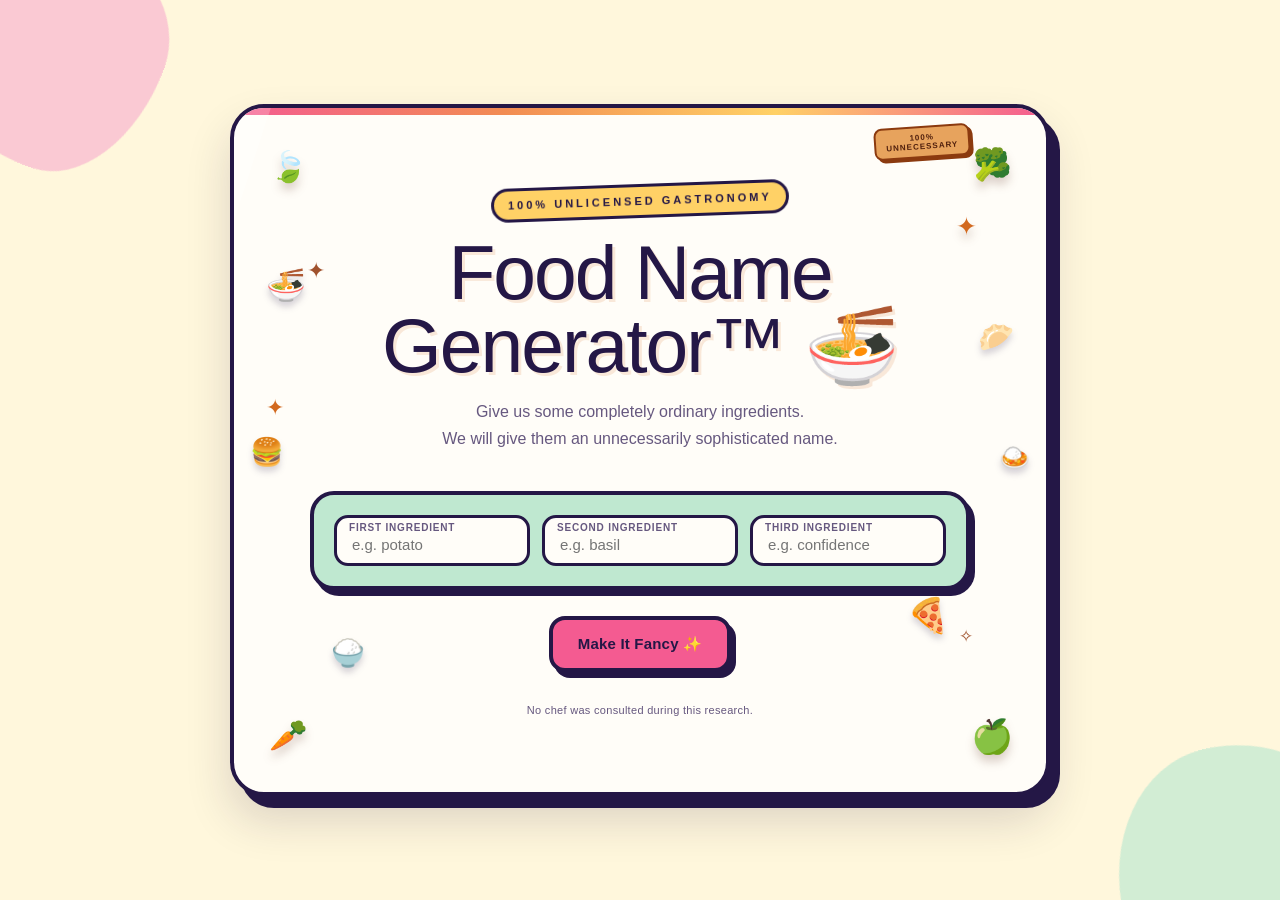
<file: features/food-name-generator.html>
<!DOCTYPE html>
<html lang="en">

<head>

    <meta charset="UTF-8">

    <meta name="viewport"
          content="width=device-width, initial-scale=1.0">

    <title>Food Name Generator™</title>


    <style>
        :root {
            --ink: #51200d;
            --muted: #765746;
            --accent: #d2691e;
            --accent-dark: #8b3a0f;
            --cream: #fcf8f2;
            --paper: #f4eee0;
            --line: #d6b99e;
        }

        * { box-sizing: border-box; }

        body {
            margin: 0;
            min-height: 100vh;
            padding: 32px 18px;
            display: grid;
            place-items: center;
            color: var(--ink);
            font-family: "Trebuchet MS", "Gill Sans", sans-serif;
            background:
                radial-gradient(circle at 10% 15%, rgba(210, 105, 30, .12), transparent 25%),
                radial-gradient(circle at 90% 85%, rgba(139, 58, 15, .09), transparent 27%),
                repeating-linear-gradient(135deg, rgba(139, 58, 15, .025) 0 1px, transparent 1px 8px),
                var(--cream);
        }

        .container {
            width: min(100%, 760px);
            position: relative;
            overflow: hidden;
            padding: clamp(34px, 7vw, 68px);
            text-align: center;
            background: var(--paper);
            border: 2px solid #a0522d;
            border-radius: 26px;
            box-shadow: 0 24px 60px rgba(81, 32, 13, .16), 0 4px 12px rgba(81, 32, 13, .08);
        }

        .container::before {
            content: "";
            position: absolute;
            inset: 0 0 auto;
            height: 5px;
            background: linear-gradient(90deg, #8b3a0f, #d2691e, #e7a35d, #8b3a0f);
        }

        .container::after {
            content: "";
            position: absolute;
            top: -35%;
            left: -18%;
            width: 70px;
            height: 170%;
            background: rgba(255, 255, 255, .22);
            transform: rotate(18deg);
            pointer-events: none;
            animation: cardShine 7s ease-in-out infinite;
        }

        .cartoon-decor {
            position: absolute;
            inset: 0;
            overflow: hidden;
            pointer-events: none;
        }

        .sticker {
            position: absolute;
            display: grid;
            place-items: center;
            width: 52px;
            height: 52px;
            font-size: 30px;
            filter: drop-shadow(0 7px 5px rgba(81, 32, 13, .2));
            animation: bob 3.8s ease-in-out infinite;
        }

        .sticker-leaf {
            top: 32px;
            left: 28px;
            --tilt: -18deg;
        }

        .sticker-apple {
            right: 28px;
            bottom: 30px;
            font-size: 34px;
            animation-delay: -1.5s;
            --tilt: 7deg;
        }

        .sticker-spark {
            top: 92px;
            right: 54px;
            color: #d2691e;
            font-size: 25px;
            animation-delay: -.7s;
            --tilt: 12deg;
        }

        .sticker-broccoli {
            top: 30px;
            right: 28px;
            font-size: 31px;
            animation-delay: -2.4s;
            --tilt: -8deg;
        }

        .sticker-carrot {
            bottom: 30px;
            left: 28px;
            font-size: 31px;
            animation-delay: -3.1s;
            --tilt: 14deg;
        }

        .food-sticker {
            position: absolute;
            z-index: 0;
            font-size: 28px;
            filter: drop-shadow(0 5px 3px rgba(36, 23, 70, .18));
            animation: foodFloat 6s ease-in-out infinite;
        }

        .food-noodle { top: 23%; left: 4%; font-size: 32px; animation-delay: -1.2s; }
        .food-dumpling { top: 31%; right: 4%; font-size: 29px; animation-delay: -3.4s; }
        .food-pizza { bottom: 23%; right: 12%; font-size: 34px; animation-delay: -4.8s; }
        .food-rice { bottom: 18%; left: 12%; font-size: 27px; animation-delay: -2.3s; }
        .food-curry { top: 49%; right: 2%; font-size: 25px; animation-delay: -5.5s; }
        .food-burger { top: 48%; left: 2%; font-size: 27px; animation-delay: -.4s; }

        .motion-doodle {
            position: absolute;
            color: #a0522d;
            font-size: 22px;
            animation: zigzag 5s ease-in-out infinite;
        }

        .doodle-one { top: 150px; left: 9%; }
        .doodle-two { right: 9%; bottom: 145px; font-size: 17px; animation-delay: -2s; }
        .doodle-three { top: 42%; left: 4%; color: #d2691e; animation-delay: -3.5s; }

        .research-stamp {
            position: absolute;
            top: 18px;
            right: 76px;
            padding: 5px 10px;
            color: #51200d;
            font-size: 8px;
            font-weight: 900;
            letter-spacing: 1px;
            line-height: 1.15;
            text-align: center;
            background: #e7a35d;
            border: 2px solid #8b3a0f;
            border-radius: 8px;
            transform: rotate(-4deg);
            box-shadow: 3px 3px 0 #8b3a0f;
            animation: stampWiggle 4.5s ease-in-out infinite;
        }

        .small-title {
            display: flex;
            align-items: center;
            justify-content: center;
            gap: 12px;
            margin-bottom: 18px;
            color: var(--accent);
            font-size: 11px;
            font-weight: 700;
            letter-spacing: 3px;
            text-transform: uppercase;
        }

        .small-title::before,
        .small-title::after {
            content: "";
            width: 42px;
            height: 1px;
            background: linear-gradient(90deg, transparent, var(--accent));
        }

        .small-title::after {
            background: linear-gradient(90deg, var(--accent), transparent);
        }

        h1, #foodName {
            font-family: "Palatino Linotype", "Book Antiqua", Georgia, serif;
            font-weight: 400;
        }

        h1 {
            max-width: 580px;
            margin: 0 auto 16px;
            font-size: clamp(2.35rem, 6vw, 4.35rem);
            line-height: .98;
            letter-spacing: -1.5px;
            text-shadow: 3px 3px 0 rgba(210, 105, 30, .14);
        }

        .subtitle {
            max-width: 480px;
            margin: 0 auto 38px;
            color: var(--muted);
            font-size: 16px;
            line-height: 1.7;
        }

        .ingredients {
            display: grid;
            grid-template-columns: repeat(3, 1fr);
            gap: 12px;
            text-align: left;
        }

        .field { position: relative; }

        input {
            width: 100%;
            padding: 18px 15px 10px;
            color: var(--ink);
            font: inherit;
            font-size: 15px;
            background: rgba(255, 252, 247, .82);
            border: 1px solid var(--line);
            border-radius: 12px;
            outline: none;
            transition: border-color .2s ease, box-shadow .2s ease, transform .2s ease;
        }

        input:focus {
            border-color: var(--accent);
            box-shadow: 0 0 0 4px rgba(210, 105, 30, .18), 0 5px 14px rgba(139, 58, 15, .08);
            transform: translateY(-2px);
        }

        input:hover:not(:focus) {
            border-color: #c98b61;
            box-shadow: 0 4px 12px rgba(139, 58, 15, .08);
        }

        .field label {
            position: absolute;
            top: 7px;
            left: 15px;
            color: var(--muted);
            font-size: 10px;
            font-weight: 700;
            letter-spacing: .8px;
            text-transform: uppercase;
            pointer-events: none;
        }

        button {
            position: relative;
            overflow: hidden;
            margin-top: 26px;
            padding: 15px 25px;
            color: #fffaf3;
            font: inherit;
            font-size: 15px;
            font-weight: 700;
            letter-spacing: .2px;
            background: var(--accent-dark);
            border: 0;
            border-radius: 999px;
            box-shadow: 0 6px 0 #5f2409, 0 13px 24px rgba(81, 32, 13, .18);
            cursor: pointer;
            transition: background .2s ease, transform .15s ease, box-shadow .15s ease;
        }

        button:hover { background: #a0522d; transform: translateY(-2px) rotate(-1deg); box-shadow: 0 7px 0 #5f2409, 0 16px 28px rgba(139, 58, 15, .24); }
        button:active { transform: translateY(3px); box-shadow: 0 3px 0 #5f2409, 0 6px 12px rgba(81, 32, 13, .14); }
        button:focus-visible { outline: 3px solid rgba(210, 105, 30, .4); outline-offset: 4px; }

        button::after {
            content: "";
            position: absolute;
            top: -60%;
            left: -35%;
            width: 22px;
            height: 220%;
            background: rgba(255, 239, 202, .62);
            transform: rotate(25deg);
            animation: none;
        }

        button:hover::after { animation: shine .75s ease-in-out; }

        #result {
            display: none;
            margin-top: 42px;
            padding: 28px 24px;
            background: rgba(255, 252, 247, .78);
            border: 2px dashed #d2691e;
            border-radius: 21px;
            box-shadow: inset 0 1px 0 rgba(255, 255, 255, .8), 0 8px 20px rgba(139, 58, 15, .06);
        }

        #result.is-visible { animation: reveal .45s cubic-bezier(.2, .8, .2, 1) both; }

        .result-label {
            color: var(--accent);
            font-size: 10px;
            font-weight: 700;
            letter-spacing: 2px;
            text-transform: uppercase;
        }

        #foodName { margin: 14px 0 10px; font-size: clamp(1.8rem, 5vw, 2.7rem); line-height: 1.1; }
        #description { max-width: 520px; margin: 0 auto; color: var(--muted); line-height: 1.65; }

        footer { margin-top: 32px; color: #987b68; font-size: 11px; letter-spacing: .3px; }

        @keyframes reveal {
            from { opacity: 0; transform: translateY(10px) scale(.98); }
            to { opacity: 1; transform: translateY(0) scale(1); }
        }

        @keyframes bob {
            0%, 100% { transform: translateY(0) rotate(var(--tilt)); }
            50% { transform: translateY(-9px) rotate(calc(var(--tilt) + 8deg)); }
        }

        @keyframes zigzag {
            0%, 100% { transform: translate(0, 0) rotate(0); opacity: .5; }
            50% { transform: translate(12px, -15px) rotate(18deg); opacity: 1; }
        }

        @keyframes foodFloat {
            0%, 100% { transform: translate(0, 0) rotate(-6deg); }
            50% { transform: translate(8px, -14px) rotate(7deg); }
        }

        @keyframes shine {
            0%, 35% { left: -35%; }
            65%, 100% { left: 125%; }
        }

        @keyframes cardShine {
            0%, 55% { left: -18%; opacity: 0; }
            65% { opacity: 1; }
            82%, 100% { left: 118%; opacity: 0; }
        }

        @keyframes stampWiggle {
            0%, 88%, 100% { transform: rotate(-4deg); }
            91% { transform: rotate(-7deg) translateY(-2px); }
            94% { transform: rotate(1deg) translateY(0); }
            97% { transform: rotate(-5deg); }
        }

        @media (max-width: 560px) {
            .ingredients { grid-template-columns: 1fr; }
            h1 { letter-spacing: -1px; }
        }

        @media (prefers-reduced-motion: reduce) {
            *, *::before, *::after { transition: none !important; animation: none !important; }
        }
    </style>

    <style>
        :root { --cream: #fff7dc; --navy: #241746; --pink: #f45b91; --yellow: #ffd166; --orange: #f28c52; --mint: #bfe8d0; --lavender: #d8c9f4; --white: #fffdf8; }
        body { position: relative; overflow-x: hidden; font-family: "Trebuchet MS", "Gill Sans", sans-serif; background: var(--cream); color: var(--navy); }
        body::before, body::after { content: ""; position: fixed; z-index: -1; width: 240px; height: 240px; border-radius: 48% 52% 38% 62% / 60% 42% 58% 40%; opacity: .7; }
        body::before { top: -75px; left: -75px; background: #f8b6cf; transform: rotate(20deg); }
        body::after { right: -75px; bottom: -85px; background: var(--mint); transform: rotate(-14deg); }
        .container { width: min(100%, 820px); padding: clamp(40px, 7vw, 76px); background: var(--white); border: 4px solid var(--navy); border-radius: 34px; box-shadow: 10px 12px 0 var(--navy), 0 24px 45px rgba(36, 23, 70, .16); }
        .container::before { background: linear-gradient(90deg, var(--pink), var(--orange), var(--yellow), var(--pink)); height: 7px; }
        .small-title { color: var(--navy); background: var(--yellow); border: 3px solid var(--navy); border-radius: 999px; padding: 8px 14px; display: inline-block; transform: rotate(-2deg); }
        h1 { color: var(--navy); font-family: "Arial Rounded MT Bold", "Trebuchet MS", sans-serif; font-size: clamp(2.6rem, 7vw, 4.8rem); line-height: .95; letter-spacing: -2px; }
        .subtitle { color: #66587f; }
        .ingredients { padding: 20px; background: var(--mint); border: 4px solid var(--navy); border-radius: 24px; box-shadow: 5px 6px 0 var(--navy); }
        input { color: var(--navy); background: var(--white); border: 3px solid var(--navy); border-radius: 14px; }
        input:hover:not(:focus) { border-color: var(--pink); box-shadow: 3px 4px 0 rgba(36, 23, 70, .14); }
        input:focus { border-color: var(--pink); box-shadow: 0 0 0 4px rgba(244, 91, 145, .24), 4px 5px 0 var(--navy); }
        .field label { color: #66587f; }
        button { color: var(--navy); background: var(--pink); border: 4px solid var(--navy); border-radius: 16px; box-shadow: 5px 6px 0 var(--navy); }
        button:hover { background: #ff77a7; box-shadow: 7px 9px 0 var(--navy), 0 14px 24px rgba(244, 91, 145, .22); }
        button:active { box-shadow: 2px 3px 0 var(--navy); }
        #result { background: var(--lavender); border: 4px solid var(--navy); border-radius: 24px; box-shadow: 6px 7px 0 var(--navy); }
        .result-label { color: var(--navy); }
        #foodName { color: var(--navy); font-family: "Arial Rounded MT Bold", "Trebuchet MS", sans-serif; }
        #description, footer { color: #66587f; }
        @media (max-width: 600px) { .container { box-shadow: 6px 7px 0 var(--navy); } .ingredients { padding: 16px; } }
        @media (prefers-reduced-motion: reduce) { *, *::before, *::after { animation: none !important; transition: none !important; } }
    </style>

</head>


<body>


<div class="container">

    <div class="cartoon-decor" aria-hidden="true">
        <span class="sticker sticker-leaf">🍃</span>
        <span class="sticker sticker-apple">🍏</span>
        <span class="sticker sticker-spark">✦</span>
        <span class="sticker sticker-broccoli">🥦</span>
        <span class="sticker sticker-carrot">🥕</span>
        <span class="food-sticker food-noodle">🍜</span>
        <span class="food-sticker food-dumpling">🥟</span>
        <span class="food-sticker food-pizza">🍕</span>
        <span class="food-sticker food-rice">🍚</span>
        <span class="food-sticker food-curry">🍛</span>
        <span class="food-sticker food-burger">🍔</span>
        <span class="motion-doodle doodle-one">✦</span>
        <span class="motion-doodle doodle-two">✧</span>
        <span class="motion-doodle doodle-three">✦</span>
    </div>

    <div class="research-stamp" aria-hidden="true">100%<br>UNNECESSARY</div>


    <div class="small-title">

        100% Unlicensed Gastronomy

    </div>


    <h1>

        Food Name Generator™ 🍜

    </h1>


    <p class="subtitle">

        Give us some completely ordinary ingredients.

        <br>

        We will give them an unnecessarily sophisticated name.

    </p>


    <div class="ingredients">

        <div class="field">
            <label for="ingredient1">First ingredient</label>
            <input type="text" id="ingredient1" placeholder="e.g. potato">
        </div>

        <div class="field">
            <label for="ingredient2">Second ingredient</label>
            <input type="text" id="ingredient2" placeholder="e.g. basil">
        </div>

        <div class="field">
            <label for="ingredient3">Third ingredient</label>
            <input type="text" id="ingredient3" placeholder="e.g. confidence">
        </div>

    </div>


    <button type="button" onclick="generateName()">

        Make It Fancy ✨

    </button>


    <div id="result">


        <div class="result-label">

            Your unnecessarily fancy dish is:

        </div>


        <h2 id="foodName"></h2>


        <p id="description"></p>


    </div>


    <footer>

        No chef was consulted during this research.

    </footer>


</div>



<script>


function generateName() {


    const ingredient1 =
        document.getElementById("ingredient1").value.trim();


    const ingredient2 =
        document.getElementById("ingredient2").value.trim();


    const ingredient3 =
        document.getElementById("ingredient3").value.trim();


    if (
        ingredient1 === "" &&
        ingredient2 === "" &&
        ingredient3 === ""
    ) {

        alert(
            "Please enter at least one ingredient. Even fine dining needs ingredients."
        );

        return;

    }


    const ingredients = [

        ingredient1,
        ingredient2,
        ingredient3

    ].filter(Boolean);


    const styles = [

        "Indo-European",

        "Neo-Asian",

        "Contemporary",

        "Artisanal",

        "Experimental",

        "Modern",

        "Heritage",

        "Fusion",

        "Gourmet",

        "Avant-Garde"

    ];


    const endings = [

        "Fusion",

        "Delicacy",

        "Creation",

        "Symphony",

        "Experience",

        "Masterpiece",

        "Ensemble",

        "Composition",

        "Medley",

        "Affair"

    ];


    const style =
        styles[Math.floor(Math.random() * styles.length)];


    const ending =
        endings[Math.floor(Math.random() * endings.length)];


    let name;


    if (ingredients.length === 1) {

        name =
            style + " " +
            ingredients[0] +
            " " +
            ending;

    }

    else if (ingredients.length === 2) {

        name =
            style + " " +
            ingredients[0] +
            " & " +
            ingredients[1] +
            " " +
            ending;

    }

    else {

        name =
            style + " " +
            ingredients[0] +
            "–" +
            ingredients[1] +
            "–" +
            ingredients[2] +
            " " +
            ending;

    }


    const descriptions = [

        "A bold culinary interpretation that absolutely did not need this much confidence.",

        "An innovative gastronomic concept created by people who take lunch far too seriously.",

        "A sophisticated fusion of flavours that sounds considerably more expensive than it actually is.",

        "A revolutionary culinary experience that may or may not be acceptable to a professional chef.",

        "An elegant reimagining of ordinary ingredients with absolutely unnecessary levels of sophistication.",

        "A modern masterpiece that would probably cost ₹1,299 at a restaurant with suspiciously small portions."

    ];


    const description =
        descriptions[
            Math.floor(Math.random() * descriptions.length)
        ];


    document.getElementById("foodName").textContent =
        name;


    document.getElementById("description").textContent =
        description;


    const result = document.getElementById("result");
    result.style.display = "block";
    result.classList.remove("is-visible");
    void result.offsetWidth;
    result.classList.add("is-visible");

}


</script>


</body>

</html>
</file>
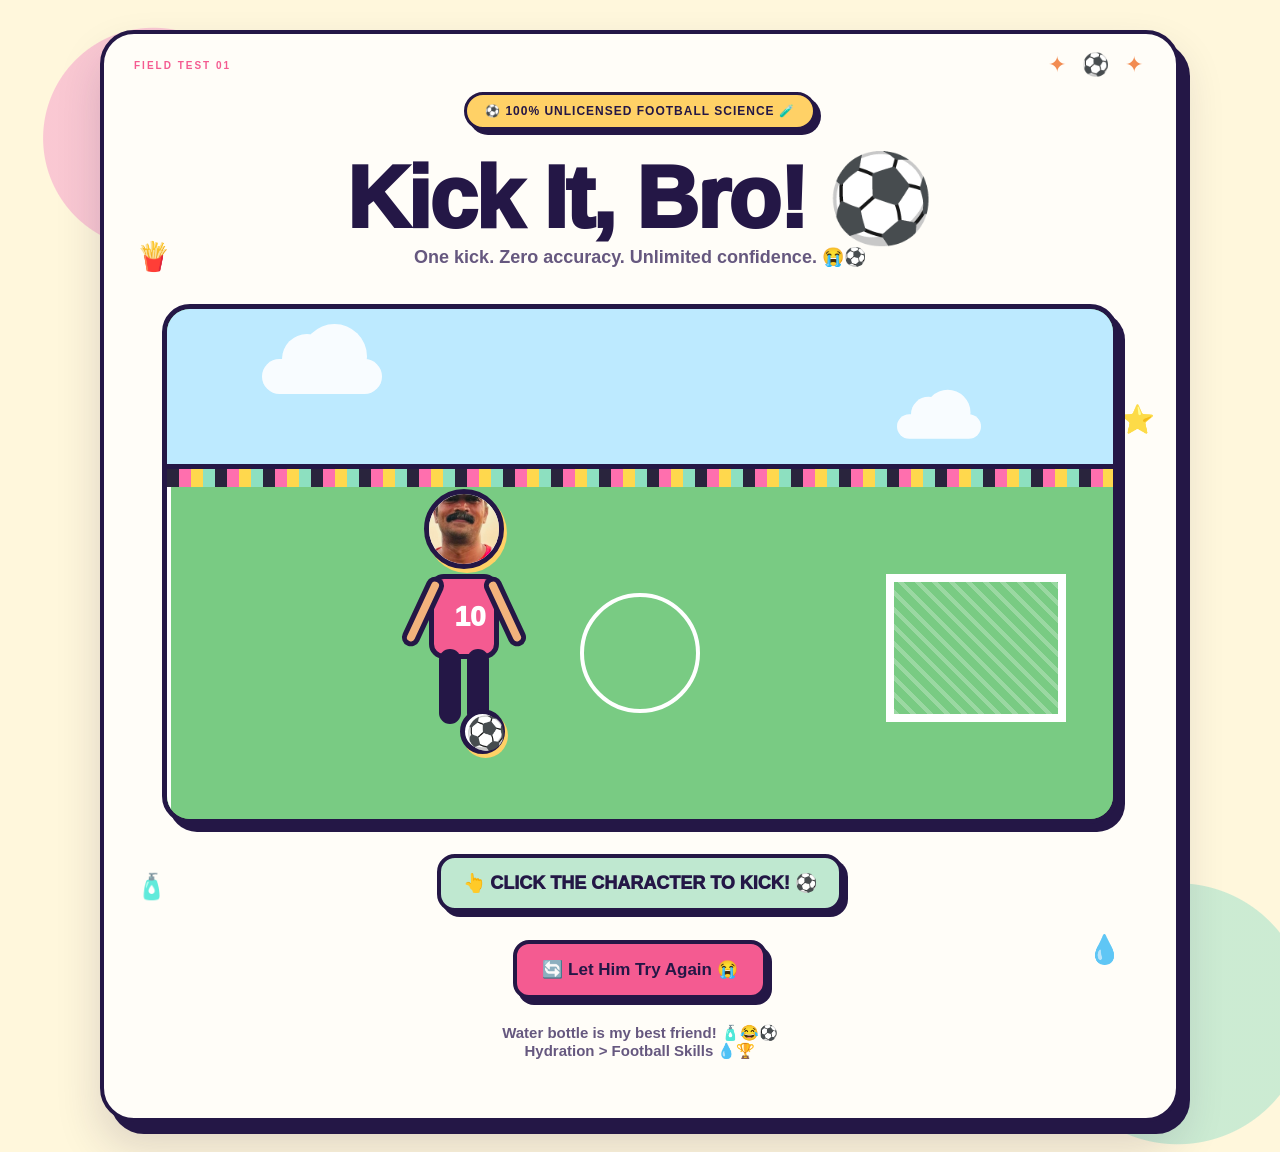
<file: features/football-goal.html>
<!DOCTYPE html>
<html lang="en">
<head>
    <meta charset="UTF-8">
    <meta name="viewport" content="width=device-width, initial-scale=1.0">

    <title>Kick It, Bro! ⚽</title>

    <style>

        * {
            box-sizing: border-box;
        }

        body {
            margin: 0;
            min-height: 100vh;
            font-family: Arial, Helvetica, sans-serif;
            background: #fff8d9;
            color: #29243d;
            display: flex;
            justify-content: center;
            align-items: center;
            padding: 30px;
        }

        .container {
            width: 100%;
            max-width: 1000px;
            text-align: center;
        }

        .badge {
            display: inline-block;
            background: #ffd84d;
            border: 4px solid #29243d;
            border-radius: 30px;
            padding: 10px 20px;
            font-weight: 900;
            font-size: 14px;
            box-shadow: 5px 5px 0 #29243d;
            margin-bottom: 20px;
        }

        h1 {
            font-size: 55px;
            margin: 5px 0;
            font-weight: 1000;
            letter-spacing: -2px;
        }

        .subtitle {
            font-size: 20px;
            font-weight: 700;
            margin-bottom: 25px;
        }

        /* FOOTBALL FIELD */

        .stadium {
            position: relative;
            width: 100%;
            height: 520px;
            background: #77c96b;
            border: 5px solid #29243d;
            border-radius: 30px;
            overflow: hidden;
            box-shadow: 10px 10px 0 #29243d;
        }

        /* SKY */

        .sky {
            position: absolute;
            top: 0;
            left: 0;
            width: 100%;
            height: 60%;
            background: #aee8ff;
        }

        .cloud {
            position: absolute;
            background: white;
            border-radius: 50px;
            width: 120px;
            height: 35px;
            opacity: .9;
        }

        .cloud::before,
        .cloud::after {
            content: "";
            position: absolute;
            background: white;
            border-radius: 50%;
        }

        .cloud::before {
            width: 50px;
            height: 50px;
            left: 20px;
            bottom: 10px;
        }

        .cloud::after {
            width: 65px;
            height: 65px;
            right: 15px;
            bottom: 5px;
        }

        .cloud1 {
            top: 50px;
            left: 10%;
        }

        .cloud2 {
            top: 100px;
            right: 12%;
            transform: scale(.7);
        }

        /* CROWD */

        .crowd {
            position: absolute;
            top: 155px;
            left: 0;
            width: 100%;
            height: 80px;
            background: repeating-linear-gradient(
                90deg,
                #29243d 0px,
                #29243d 12px,
                #ff6fae 12px,
                #ff6fae 24px,
                #ffd84d 24px,
                #ffd84d 36px,
                #8de0c0 36px,
                #8de0c0 48px
            );
            border-top: 5px solid #29243d;
            border-bottom: 5px solid #29243d;
        }

        /* FIELD */

        .field {
            position: absolute;
            bottom: 0;
            left: 0;
            width: 100%;
            height: 65%;
            background: #77c96b;
        }

        .field-line {
            position: absolute;
            border: 4px solid rgba(255,255,255,.9);
        }

        .center-line {
            left: 50%;
            top: 0;
            height: 100%;
            border-left: 4px solid white;
        }

        .center-circle {
            position: absolute;
            width: 120px;
            height: 120px;
            border: 4px solid white;
            border-radius: 50%;
            left: calc(50% - 60px);
            top: calc(50% - 60px);
        }

        /* GOAL */

        .goal {
            position: absolute;
            right: 5%;
            bottom: 105px;
            width: 180px;
            height: 140px;
            border: 8px solid white;
            border-bottom: none;
            background:
                repeating-linear-gradient(
                    45deg,
                    rgba(255,255,255,.25) 0px,
                    rgba(255,255,255,.25) 4px,
                    transparent 4px,
                    transparent 12px
                );
        }

        .goal::after {
            content: "";
            position: absolute;
            left: -8px;
            right: -8px;
            bottom: -8px;
            border-bottom: 8px solid white;
        }

        /* CHARACTER */

        .character {
            position: absolute;
            left: 25%;
            bottom: 100px;
            width: 120px;
            height: 230px;
            cursor: pointer;
            z-index: 5;
            transition: transform .2s;
        }

        .character:hover {
            transform: scale(1.05);
        }

        .head {
            width: 80px;
            height: 80px;
            border-radius: 50%;
            border: 5px solid #29243d;
            overflow: hidden;
            margin: auto;
            background: white;
        }

        .head img {
            width: 100%;
            height: 100%;
            object-fit: cover;
        }

        .body {
            width: 70px;
            height: 85px;
            background: #ff4f91;
            border: 5px solid #29243d;
            border-radius: 15px;
            margin: 5px auto;
            position: relative;
        }

        .jersey-number {
            color: white;
            font-size: 28px;
            font-weight: 1000;
            position: absolute;
            top: 22px;
            left: 21px;
        }

        .arm {
            position: absolute;
            width: 18px;
            height: 75px;
            background: #f2b27c;
            border: 5px solid #29243d;
            border-radius: 20px;
            top: 85px;
        }

        .arm.left {
            left: 10px;
            transform: rotate(25deg);
        }

        .arm.right {
            right: 10px;
            transform: rotate(-25deg);
        }

        .leg {
            position: absolute;
            width: 22px;
            height: 75px;
            background: #29243d;
            border-radius: 15px;
            top: 160px;
        }

        .leg.left {
            left: 35px;
        }

        .leg.right {
            right: 35px;
        }

        /* FOOTBALL */

        .ball {
            position: absolute;
            left: 31%;
            bottom: 65px;
            width: 45px;
            height: 45px;
            background: white;
            border: 5px solid #29243d;
            border-radius: 50%;
            z-index: 6;
            transition: none;
        }

        .ball::after {
            content: "⚽";
            position: absolute;
            font-size: 32px;
            left: 1px;
            top: 0px;
        }

        /* KICK */

        .character.kick {
            animation: kick .8s ease-in-out;
        }

        @keyframes kick {

            0% {
                transform: rotate(0);
            }

            25% {
                transform: translateY(-5px) rotate(-6deg);
            }

            55% {
                transform: translateY(-5px) rotate(8deg);
            }

            100% {
                transform: rotate(0);
            }
        }

        /* BALL MISS */

        .ball.kicked {
            animation: ballKick 1.3s ease-in forwards;
        }

        @keyframes ballKick {

            0% {
                left: 31%;
                bottom: 65px;
                transform: rotate(0) scale(1);
            }

            30% {
                left: 45%;
                bottom: 230px;
                transform: rotate(360deg) scale(1.1);
            }

            60% {
                left: 65%;
                bottom: 260px;
                transform: rotate(720deg) scale(1);
            }

            100% {
                left: 92%;
                bottom: 300px;
                transform: rotate(1200deg) scale(.75);
            }
        }

        /* MISS MESSAGE */

        .goal-message {
            position: absolute;
            top: 45%;
            left: 50%;
            transform: translate(-50%, -50%) scale(.5);
            background: #ff4f91;
            border: 5px solid #29243d;
            border-radius: 25px;
            padding: 20px 30px;
            font-size: 35px;
            font-weight: 1000;
            box-shadow: 8px 8px 0 #29243d;
            opacity: 0;
            z-index: 20;
            pointer-events: none;
        }

        .goal-message.show {
            animation: pop .5s forwards;
        }

        @keyframes pop {

            to {
                opacity: 1;
                transform: translate(-50%, -50%) scale(1);
            }
        }

        /* RONALDO MESSAGE */

        .ronaldo-message {
            position: absolute;
            bottom: 20px;
            left: 50%;
            transform: translateX(-50%);
            background: #d9c7ff;
            border: 4px solid #29243d;
            border-radius: 20px;
            padding: 12px 20px;
            font-size: 18px;
            font-weight: 900;
            box-shadow: 5px 5px 0 #29243d;
            opacity: 0;
            z-index: 25;
            width: max-content;
            max-width: 90%;
        }

        .ronaldo-message.show {
            animation: slideUp .5s forwards;
        }

        @keyframes slideUp {

            from {
                opacity: 0;
                transform: translate(-50%, 30px);
            }

            to {
                opacity: 1;
                transform: translate(-50%, 0);
            }
        }

        /* INSTRUCTION */

        .instruction {
            margin-top: 30px;
            display: inline-block;
            background: #8de0c0;
            border: 4px solid #29243d;
            border-radius: 20px;
            padding: 15px 25px;
            font-size: 18px;
            font-weight: 1000;
            box-shadow: 5px 5px 0 #29243d;
        }

        /* RESET */

        button {
            margin-top: 20px;
            padding: 15px 25px;
            border: 4px solid #29243d;
            border-radius: 18px;
            background: #ffd84d;
            color: #29243d;
            font-size: 17px;
            font-weight: 1000;
            cursor: pointer;
            box-shadow: 5px 5px 0 #29243d;
        }

        button:hover {
            transform: translate(2px, 2px);
            box-shadow: 3px 3px 0 #29243d;
        }

        footer {
            margin-top: 25px;
            font-weight: 800;
            font-size: 15px;
        }

        /* MOBILE */

        @media (max-width: 700px) {

            h1 {
                font-size: 40px;
            }

            .subtitle {
                font-size: 16px;
            }

            .stadium {
                height: 450px;
            }

            .character {
                left: 15%;
                transform: scale(.8);
            }

            .goal {
                right: 2%;
                transform: scale(.75);
                transform-origin: bottom right;
            }

            .goal-message {
                font-size: 25px;
                white-space: nowrap;
            }

            .ronaldo-message {
                font-size: 14px;
            }
        }

    </style>

    <style>
        :root { --cream: #fff7dc; --navy: #241746; --pink: #f45b91; --yellow: #ffd166; --orange: #f28c52; --mint: #bfe8d0; --lavender: #d8c9f4; --white: #fffdf8; }
        body { position: relative; overflow-x: hidden; font-family: "Trebuchet MS", "Gill Sans", sans-serif; background: radial-gradient(circle at 12% 12%, rgba(248, 182, 207, .72) 0 110px, transparent 111px), radial-gradient(circle at 92% 88%, rgba(191, 232, 208, .8) 0 130px, transparent 131px), var(--cream); color: var(--navy); }
        .container { position: relative; max-width: 1080px; padding: clamp(28px, 5vw, 58px); background: var(--white); border: 4px solid var(--navy); border-radius: 34px; box-shadow: 10px 12px 0 var(--navy), 0 24px 45px rgba(36, 23, 70, .16); }
        .container::before { content: "✦  ⚽  ✦"; position: absolute; top: 18px; right: 28px; color: var(--orange); font-size: 22px; letter-spacing: 5px; }
        .container::after { content: "FIELD TEST 01"; position: absolute; top: 26px; left: 30px; color: var(--pink); font-size: 10px; font-weight: 900; letter-spacing: 2px; }
        .badge { position: relative; z-index: 1; margin-bottom: 22px; padding: 9px 18px; color: var(--navy); background: var(--yellow); border: 3px solid var(--navy); border-radius: 999px; box-shadow: 5px 5px 0 var(--navy); font-size: 12px; letter-spacing: 1px; }
        h1 { position: relative; z-index: 1; color: var(--navy); font-family: "Arial Rounded MT Bold", "Trebuchet MS", sans-serif; font-size: clamp(2.7rem, 7vw, 5.4rem); line-height: .95; letter-spacing: -2px; }
        .subtitle { position: relative; z-index: 1; color: #66587f; font-size: 18px; line-height: 1.55; }
        .stadium { position: relative; z-index: 1; height: 520px; margin-top: 32px; border: 5px solid var(--navy); border-radius: 28px; box-shadow: 7px 8px 0 var(--navy); }
        .sky { background: #bdeaff; }
        .field { background: #79cb83; }
        .crowd { border-color: var(--navy); }
        .head { border-color: var(--navy); box-shadow: 3px 4px 0 var(--yellow); }
        .body { background: var(--pink); border-color: var(--navy); }
        .arm { border-color: var(--navy); }
        .leg { background: var(--navy); }
        .ball { border-color: var(--navy); box-shadow: 3px 4px 0 var(--yellow); }
        .instruction { position: relative; z-index: 1; margin-top: 30px; padding: 14px 22px; color: var(--navy); background: var(--mint); border: 4px solid var(--navy); border-radius: 18px; box-shadow: 5px 5px 0 var(--navy); font-family: "Arial Rounded MT Bold", "Trebuchet MS", sans-serif; }
        .container > button { position: relative; z-index: 1; margin-top: 28px; padding: 15px 25px; color: var(--navy); font-family: inherit; font-size: 17px; font-weight: 900; background: var(--pink); border: 4px solid var(--navy); border-radius: 16px; box-shadow: 5px 6px 0 var(--navy); transition: transform .18s ease, box-shadow .18s ease, background .18s ease; }
        .container > button:hover { background: #ff77a7; transform: translate(-2px, -3px); box-shadow: 7px 9px 0 var(--navy); }
        .container > button:active { transform: translate(3px, 3px); box-shadow: 2px 3px 0 var(--navy); }
        .goal-message { color: var(--navy); background: var(--pink); border-color: var(--navy); box-shadow: 8px 8px 0 var(--navy); font-family: "Arial Rounded MT Bold", "Trebuchet MS", sans-serif; }
        .ronaldo-message { color: var(--navy); background: var(--lavender); border-color: var(--navy); box-shadow: 5px 5px 0 var(--navy); }
        footer { position: relative; z-index: 1; color: #66587f; }
        .football-decor { position: absolute; inset: 0; overflow: hidden; pointer-events: none; }
        .football-float { position: absolute; z-index: 0; color: var(--orange); font-size: 28px; opacity: .9; animation: floatFootball 6s ease-in-out infinite; }
        .float-fries { top: 19%; left: 3%; }
        .float-star { top: 34%; right: 2%; color: var(--pink); animation-delay: -2s; }
        .float-bottle { bottom: 20%; left: 3%; font-size: 25px; animation-delay: -3.5s; }
        .float-tear { bottom: 14%; right: 5%; color: var(--lavender); animation-delay: -1s; }
        @keyframes floatFootball { 0%, 100% { transform: translate(0, 0) rotate(-8deg); } 50% { transform: translate(8px, -13px) rotate(8deg); } }
        @media (max-width: 700px) {
            body { padding: 18px; }
            .container { padding: 30px 18px; box-shadow: 6px 7px 0 var(--navy); }
            .container::before { right: 15px; }
            .container::after { left: 18px; }
            .stadium { height: 450px; }
        }
        @media (prefers-reduced-motion: reduce) { *, *::before, *::after { animation: none !important; transition: none !important; } }
    </style>
</head>

<body>

<div class="container">

    <div class="football-decor" aria-hidden="true">
        <span class="football-float float-fries">🍟</span>
        <span class="football-float float-star">⭐</span>
        <span class="football-float float-bottle">🧴</span>
        <span class="football-float float-tear">💧</span>
    </div>

    <div class="badge">
        ⚽ 100% UNLICENSED FOOTBALL SCIENCE 🧪
    </div>

    <h1>Kick It, Bro! ⚽</h1>

    <div class="subtitle">
        One kick. Zero accuracy. Unlimited confidence. 😭⚽
    </div>

    <div class="stadium">

        <div class="sky"></div>

        <div class="cloud cloud1"></div>
        <div class="cloud cloud2"></div>

        <div class="crowd"></div>

        <div class="field">

            <div class="center-line"></div>
            <div class="center-circle"></div>

        </div>

        <!-- GOAL -->

        <div class="goal"></div>

        <!-- CHARACTER -->

        <div
            class="character"
            id="character"
            onclick="kickBall()"
        >

            <div class="head">
                <img
                    src="../images/football-person.jpeg"
                    alt="Football player"
                >
            </div>

            <div class="body">
                <div class="jersey-number">10</div>
            </div>

            <div class="arm left"></div>
            <div class="arm right"></div>

            <div class="leg left"></div>
            <div class="leg right"></div>

        </div>

        <!-- BALL -->

        <div
            class="ball"
            id="ball"
        ></div>

        <!-- MISS -->

        <div
            class="goal-message"
            id="goalMessage"
        >
            MISS!!! 😭⚽💀
        </div>

        <!-- RONALDO MESSAGE -->

        <div
            class="ronaldo-message"
            id="ronaldoMessage"
        >
            Ronaldo saw that kick... 👀⚽<br>
            Ronaldo is disappointed. 😭💀<br>
            Ronaldo is sad. 😭💔<br>
        </div>

    </div>

    <div class="instruction">
        👆 CLICK THE CHARACTER TO KICK! ⚽
    </div>

    <br>

    <button onclick="resetGame()">
        🔄 Let Him Try Again 😭
    </button>

    <footer>
        Water bottle is my best friend! 🧴😂⚽
        <br>
        Hydration > Football Skills 💧🏆
    </footer>

</div>


<script>

    let hasKicked = false;

    function kickBall() {

        if (hasKicked) {
            return;
        }

        hasKicked = true;

        const character =
            document.getElementById("character");

        const ball =
            document.getElementById("ball");

        const goalMessage =
            document.getElementById("goalMessage");

        const ronaldoMessage =
            document.getElementById("ronaldoMessage");

        /* Character kicks */

        character.classList.add("kick");

        /* Ball flies */

        setTimeout(function() {

            ball.classList.add("kicked");

        }, 250);

        /* Show MISS */

        setTimeout(function() {

            goalMessage.classList.add("show");

        }, 1200);

        /* Show Ronaldo disappointment */

        setTimeout(function() {

            ronaldoMessage.classList.add("show");

        }, 1500);

    }


    function resetGame() {

        hasKicked = false;

        const character =
            document.getElementById("character");

        const ball =
            document.getElementById("ball");

        const goalMessage =
            document.getElementById("goalMessage");

        const ronaldoMessage =
            document.getElementById("ronaldoMessage");


        character.classList.remove("kick");

        ball.classList.remove("kicked");

        goalMessage.classList.remove("show");

        ronaldoMessage.classList.remove("show");

    }

</script>

</body>
</html>
</file>
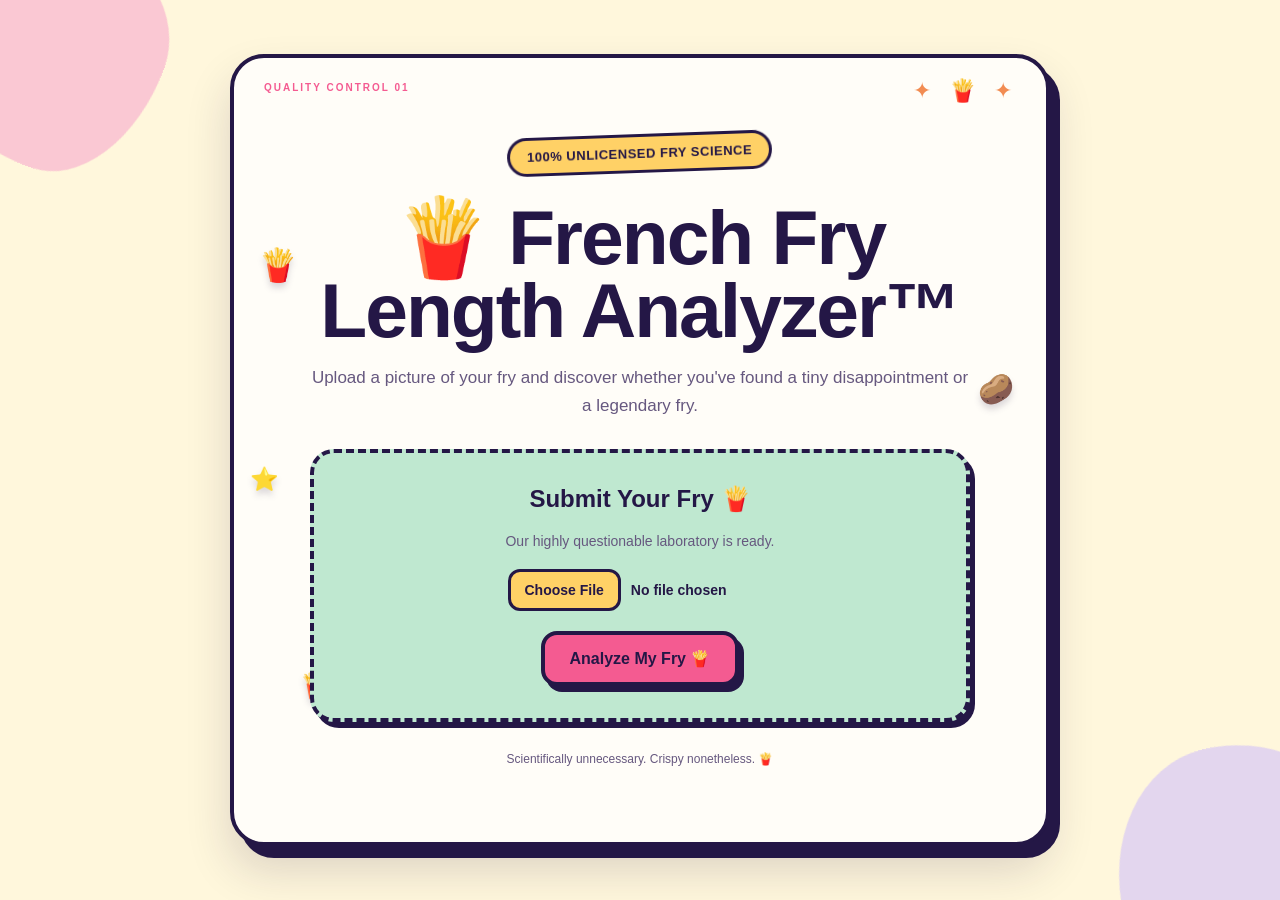
<file: features/fry-analyzer.html>
<!DOCTYPE html>
<html lang="en">

<head>

    <meta charset="UTF-8">

    <meta name="viewport" content="width=device-width, initial-scale=1.0">

    <title>French Fry Length Analyzer™</title>


    <style>

        * {
            box-sizing: border-box;
        }


        body {

            margin: 0;

            min-height: 100vh;

            font-family: Arial, sans-serif;

            background: #fff8d9;

            color: #29243d;

            display: flex;

            justify-content: center;

            align-items: center;

            padding: 30px;

        }


        .container {

            width: 100%;

            max-width: 700px;

            background: white;

            padding: 45px;

            border: 4px solid #29243d;

            border-radius: 28px;

            box-shadow: 8px 8px 0 #29243d;

            text-align: center;

        }


        .badge {

            display: inline-block;

            background: #ffd84d;

            border: 3px solid #29243d;

            border-radius: 30px;

            padding: 8px 18px;

            font-weight: bold;

            font-size: 13px;

            margin-bottom: 18px;

        }


        h1 {

            font-size: 40px;

            margin: 10px 0 15px;

        }


        .subtitle {

            color: #666;

            font-size: 17px;

            line-height: 1.6;

            margin-bottom: 30px;

        }


        .upload-card {

            background: #dff7ed;

            border: 4px solid #29243d;

            border-radius: 20px;

            padding: 30px;

        }


        .upload-card h2 {

            margin-top: 0;

        }


        .upload-card p {

            color: #666;

            font-size: 14px;

            margin-bottom: 20px;

        }


        input[type="file"] {

            max-width: 100%;

            font-size: 14px;

        }


        #preview {

            display: none;

            width: 300px;

            max-width: 100%;

            max-height: 300px;

            object-fit: contain;

            margin: 25px auto;

            border: 4px solid #29243d;

            border-radius: 15px;

        }


        button {

            margin-top: 20px;

            padding: 14px 25px;

            background: #f45183;

            color: #29243d;

            border: 3px solid #29243d;

            border-radius: 12px;

            font-size: 16px;

            font-weight: bold;

            cursor: pointer;

            box-shadow: 4px 4px 0 #29243d;

        }


        button:hover {

            transform: translate(2px, 2px);

            box-shadow: 2px 2px 0 #29243d;

        }


        .result {

            display: none;

            margin-top: 30px;

            padding: 30px;

            background: #eee8ff;

            border: 4px solid #29243d;

            border-radius: 20px;

        }


        .result-label {

            font-size: 13px;

            text-transform: uppercase;

            letter-spacing: 2px;

        }


        #length {

            font-size: 55px;

            font-weight: bold;

            margin: 10px 0;

        }


        #ranking {

            font-size: 28px;

            font-weight: bold;

            margin: 15px 0;

        }


        #message {

            color: #666;

            line-height: 1.6;

        }


        footer {

            margin-top: 30px;

            font-size: 12px;

            color: #888;

        }


        @media (max-width: 600px) {

            .container {

                padding: 25px;

            }


            h1 {

                font-size: 32px;

            }

        }

    </style>

    <style>
        :root { --cream: #fff7dc; --navy: #241746; --pink: #f45b91; --yellow: #ffd166; --orange: #f28c52; --mint: #bfe8d0; --lavender: #d8c9f4; --white: #fffdf8; }

        body { position: relative; overflow-x: hidden; font-family: "Trebuchet MS", "Gill Sans", sans-serif; background: var(--cream); color: var(--navy); }
        body::before, body::after { content: ""; position: fixed; z-index: -1; width: 240px; height: 240px; border-radius: 48% 52% 38% 62% / 60% 42% 58% 40%; opacity: .72; }
        body::before { top: -75px; left: -75px; background: #f8b6cf; transform: rotate(20deg); }
        body::after { right: -75px; bottom: -85px; background: var(--lavender); transform: rotate(-14deg); }

        .container { position: relative; overflow: hidden; max-width: 820px; padding: clamp(40px, 7vw, 76px); background: var(--white); border: 4px solid var(--navy); border-radius: 34px; box-shadow: 10px 12px 0 var(--navy), 0 24px 45px rgba(36, 23, 70, .16); }
        .container::before { content: "✦  🍟  ✦"; position: absolute; top: 20px; right: 28px; color: var(--orange); font-size: 22px; letter-spacing: 6px; }
        .container::after { content: "QUALITY CONTROL 01"; position: absolute; top: 24px; left: 30px; color: var(--pink); font-size: 10px; font-weight: 900; letter-spacing: 2px; }

        .float-decor { position: absolute; inset: 0; overflow: hidden; pointer-events: none; }
        .float-food { position: absolute; z-index: 0; filter: drop-shadow(0 5px 3px rgba(36, 23, 70, .16)); animation: fryFloat 6s ease-in-out infinite; }
        .float-one { top: 24%; left: 3%; font-size: 32px; animation-delay: -1s; }
        .float-two { top: 40%; right: 4%; font-size: 29px; animation-delay: -3.4s; }
        .float-three { bottom: 18%; left: 8%; font-size: 27px; animation-delay: -4.8s; }
        .float-four { bottom: 22%; right: 11%; font-size: 33px; animation-delay: -2.2s; }
        .float-five { top: 52%; left: 2%; font-size: 23px; animation-delay: -.3s; }
        .container > *:not(.float-decor) { position: relative; z-index: 1; }

        .badge { color: var(--navy); background: var(--yellow); border: 3px solid var(--navy); border-radius: 999px; padding: 9px 17px; font-weight: 900; letter-spacing: .5px; transform: rotate(-2deg); }
        h1 { color: var(--navy); font-family: "Arial Rounded MT Bold", "Trebuchet MS", sans-serif; font-size: clamp(2.5rem, 7vw, 4.8rem); line-height: .95; letter-spacing: -2px; }
        .subtitle { color: #66587f; }
        .upload-card { background: var(--mint); border: 4px dashed var(--navy); border-radius: 24px; padding: 32px 24px; box-shadow: 5px 6px 0 var(--navy); }
        .upload-card h2 { color: var(--navy); font-family: "Arial Rounded MT Bold", "Trebuchet MS", sans-serif; font-size: 24px; }
        .upload-card p { color: #66587f; }
        input[type="file"] { max-width: 100%; color: var(--navy); font-weight: 700; }
        input[type="file"]::file-selector-button { margin-right: 10px; padding: 10px 14px; color: var(--navy); font: inherit; font-weight: 900; background: var(--yellow); border: 3px solid var(--navy); border-radius: 12px; cursor: pointer; }
        #preview { border: 6px solid var(--navy); border-radius: 20px; box-shadow: 6px 7px 0 var(--pink); }
        button { color: var(--navy); font-family: inherit; background: var(--pink); border: 4px solid var(--navy); border-radius: 16px; box-shadow: 5px 6px 0 var(--navy); transition: transform .18s ease, box-shadow .18s ease, background .18s ease; }
        button:hover { background: #ff77a7; transform: translate(-2px, -3px); box-shadow: 7px 9px 0 var(--navy); }
        button:active { transform: translate(3px, 3px); box-shadow: 2px 3px 0 var(--navy); }
        .result { background: var(--lavender); border: 4px solid var(--navy); border-radius: 24px; box-shadow: 6px 7px 0 var(--navy); }
        .result-label { color: var(--navy); font-weight: 900; }
        #length { color: var(--pink); font-family: "Arial Rounded MT Bold", "Trebuchet MS", sans-serif; font-size: clamp(4rem, 12vw, 6rem); line-height: 1; text-shadow: 3px 3px 0 var(--navy); }
        #ranking { color: var(--navy); font-family: "Arial Rounded MT Bold", "Trebuchet MS", sans-serif; }
        #message, footer { color: #66587f; }
        @keyframes fryFloat { 0%, 100% { transform: translate(0, 0) rotate(-7deg); } 50% { transform: translate(8px, -14px) rotate(8deg); } }
        @media (max-width: 600px) { body { padding: 18px; } .container { padding: 32px 22px; box-shadow: 6px 7px 0 var(--navy); } .container::after { left: 20px; } }
        @media (prefers-reduced-motion: reduce) { *, *::before, *::after { animation: none !important; transition: none !important; } }
    </style>

</head>


<body>


<div class="container">

    <div class="float-decor" aria-hidden="true">
        <span class="float-food float-one">🍟</span>
        <span class="float-food float-two">🥔</span>
        <span class="float-food float-three">🍟</span>
        <span class="float-food float-four">✨</span>
        <span class="float-food float-five">⭐</span>
    </div>


    <div class="badge">

        100% UNLICENSED FRY SCIENCE

    </div>


    <h1>

        🍟 French Fry Length Analyzer™

    </h1>


    <p class="subtitle">

        Upload a picture of your fry and discover whether

        you've found a tiny disappointment or a legendary fry.

    </p>


    <div class="upload-card">


        <h2>

            Submit Your Fry 🍟

        </h2>


        <p>

            Our highly questionable laboratory is ready.

        </p>


        <input

            type="file"

            id="imageInput"

            accept="image/*"

        >


        <img

            id="preview"

            alt="Uploaded French fry"

        >


        <br>


        <button onclick="analyzeFry()">

            Analyze My Fry 🍟

        </button>


    </div>


    <div

        class="result"

        id="result"

    >


        <div class="result-label">

            FRY LENGTH REPORT

        </div>


        <div id="length">

            0 cm

        </div>


        <div id="ranking">

            -

        </div>


        <p id="message">

            -

        </p>


    </div>


    <footer>

        Scientifically unnecessary. Crispy nonetheless. 🍟

    </footer>


</div>



<script>


    const imageInput =
        document.getElementById("imageInput");


    const preview =
        document.getElementById("preview");



    // Show uploaded image

    imageInput.addEventListener("change", function () {


        const file = this.files[0];


        if (file) {


            const imageURL =
                URL.createObjectURL(file);


            preview.src = imageURL;


            preview.style.display = "block";

        }

    });



    function analyzeFry() {


        const file =
            imageInput.files[0];


        if (!file) {


            alert(
                "Please upload a fry first. 🍟"
            );


            return;

        }



        /*
            Fake Scientific Fry Analysis™

            The same image file will always
            receive the same length.

            No actual fry measurement
            is being performed.
        */


        const identifier =
            file.name +
            file.size +
            file.lastModified;


        let hash = 0;


        for (
            let i = 0;
            i < identifier.length;
            i++
        ) {


            hash =
                ((hash << 5) - hash) +
                identifier.charCodeAt(i);


            hash =
                hash | 0;

        }



        /*
            Generate a fake fry length
            between 2 cm and 15 cm.
        */

        const length =
            (Math.abs(hash) % 131 + 20) / 10;


        let ranking;

        let message;



        if (length < 4) {


            ranking =
                "😭 Tiny Disappointment";


            message =
                "We are sorry. This fry had dreams. Unfortunately, they were very short.";

        }


        else if (length < 7) {


            ranking =
                "😐 Respectable Fry";


            message =
                "Not impressive, but perfectly acceptable. It will do its job.";

        }


        else if (length < 10) {


            ranking =
                "😎 Long Boy";


            message =
                "Now THIS is starting to look like a serious fry.";

        }


        else if (length < 13) {


            ranking =
                "🔥 Fry of Distinction";


            message =
                "An unusually impressive fry. Please consider framing it.";

        }


        else {


            ranking =
                "👑 LEGENDARY FRY";


            message =
                "INCREDIBLE. This fry has achieved greatness. Historians may speak of it.";

        }



        document.getElementById("length").textContent =
            length.toFixed(1) + " cm";


        document.getElementById("ranking").textContent =
            ranking;


        document.getElementById("message").textContent =
            message;


        document.getElementById("result").style.display =
            "block";

    }


</script>


</body>

</html>
</file>
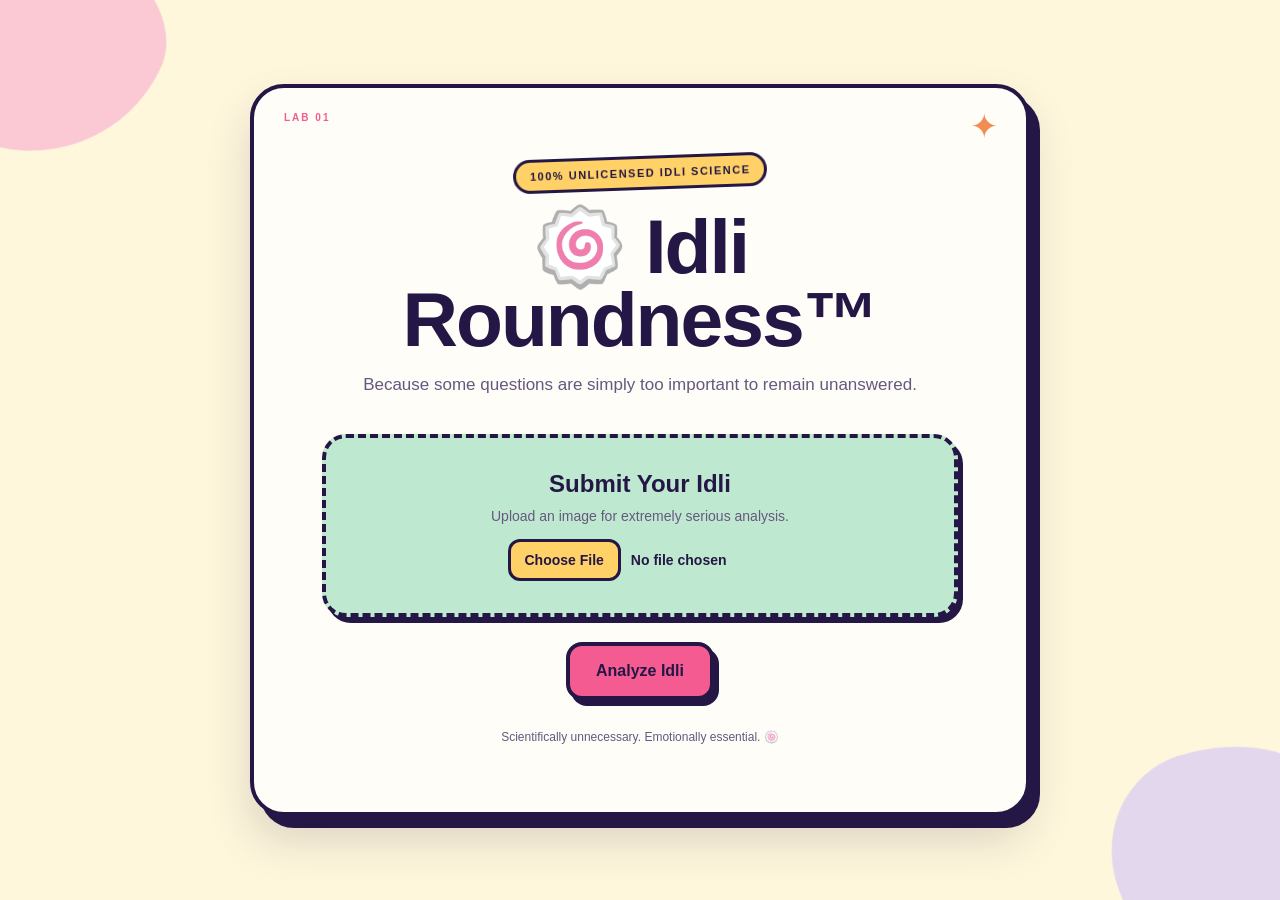
<file: features/idli-roundness.html>
<!DOCTYPE html>
<html lang="en">

<head>

    <meta charset="UTF-8">

    <meta name="viewport" content="width=device-width, initial-scale=1.0">

    <title>Idli Roundness™</title>


    <style>

        * {
            margin: 0;
            padding: 0;
            box-sizing: border-box;
        }


        body {

            font-family: Arial, sans-serif;

            background: #f5f3ee;

            color: #222;

            min-height: 100vh;

            display: flex;

            justify-content: center;

            align-items: center;

            padding: 30px;

        }


        .container {

            width: 100%;

            max-width: 650px;

            background: white;

            padding: 50px;

            border-radius: 20px;

            box-shadow: 0 15px 40px rgba(0, 0, 0, 0.08);

            text-align: center;

        }


        .small-title {

            font-size: 12px;

            letter-spacing: 3px;

            text-transform: uppercase;

            color: #888;

            margin-bottom: 15px;

        }


        h1 {

            font-size: 45px;

            margin-bottom: 15px;

        }


        .subtitle {

            color: #666;

            font-size: 17px;

            line-height: 1.6;

            margin-bottom: 35px;

        }


        .upload-box {

            border: 2px dashed #ccc;

            border-radius: 15px;

            padding: 30px;

            margin-bottom: 25px;

        }


        .upload-box h3 {

            margin-bottom: 10px;

        }


        .upload-box p {

            color: #777;

            font-size: 14px;

            margin-bottom: 15px;

        }


        input[type="file"] {

            font-size: 14px;

        }


        #preview {

            width: 220px;

            height: 220px;

            object-fit: cover;

            border-radius: 50%;

            display: none;

            margin: 25px auto;

            border: 5px solid #f5f3ee;

        }


        button {

            background: #222;

            color: white;

            border: none;

            border-radius: 10px;

            padding: 14px 30px;

            font-size: 16px;

            cursor: pointer;

            transition: 0.3s;

        }


        button:hover {

            background: #444;

            transform: translateY(-2px);

        }


        .result {

            margin-top: 35px;

            padding: 30px;

            background: #f5f3ee;

            border-radius: 15px;

            display: none;

        }


        .result-title {

            font-size: 13px;

            letter-spacing: 2px;

            color: #777;

        }


        .score {

            font-size: 55px;

            font-weight: bold;

            margin: 10px 0;

        }


        .classification {

            font-size: 21px;

            font-weight: bold;

            margin-bottom: 12px;

        }


        .message {

            color: #666;

            line-height: 1.5;

        }


        footer {

            margin-top: 30px;

            font-size: 12px;

            color: #999;

        }

    </style>

    <style>
        :root { --cream: #fff7dc; --navy: #241746; --pink: #f45b91; --yellow: #ffd166; --orange: #f28c52; --mint: #bfe8d0; --lavender: #d8c9f4; --white: #fffdf8; }
        body { position: relative; overflow-x: hidden; font-family: "Trebuchet MS", "Gill Sans", sans-serif; background: var(--cream); color: var(--navy); }
        body::before, body::after { content: ""; position: fixed; z-index: -1; width: 230px; height: 230px; border-radius: 42% 58% 63% 37% / 45% 38% 62% 55%; opacity: .7; }
        body::before { top: -70px; left: -70px; background: #f8b6cf; transform: rotate(24deg); }
        body::after { right: -65px; bottom: -75px; background: var(--lavender); transform: rotate(-18deg); }
        .container { position: relative; overflow: hidden; max-width: 780px; padding: clamp(34px, 6vw, 68px); background: var(--white); border: 4px solid var(--navy); border-radius: 34px; box-shadow: 10px 12px 0 var(--navy), 0 24px 45px rgba(36, 23, 70, .16); }
        .container::before { content: "✦"; position: absolute; top: 18px; right: 28px; color: var(--orange); font-size: 34px; }
        .container::after { content: "LAB 01"; position: absolute; top: 24px; left: 30px; color: var(--pink); font-size: 10px; font-weight: 900; letter-spacing: 2px; }
        .small-title { display: inline-block; margin-bottom: 20px; padding: 8px 14px; color: var(--navy); font-size: 11px; font-weight: 900; letter-spacing: 1.5px; text-transform: uppercase; background: var(--yellow); border: 3px solid var(--navy); border-radius: 999px; transform: rotate(-2deg); }
        h1 { font-family: "Arial Rounded MT Bold", "Trebuchet MS", sans-serif; font-size: clamp(2.5rem, 7vw, 4.8rem); line-height: .95; letter-spacing: -2px; color: var(--navy); }
        .subtitle { color: #66587f; font-size: 17px; line-height: 1.65; }
        .upload-box { position: relative; margin-bottom: 25px; padding: 32px 24px; background: var(--mint); border: 4px dashed var(--navy); border-radius: 24px; box-shadow: 5px 6px 0 var(--navy); }
        .upload-box h3 { font-family: "Arial Rounded MT Bold", "Trebuchet MS", sans-serif; font-size: 24px; }
        .upload-box p { color: #66587f; }
        input[type="file"] { max-width: 100%; color: var(--navy); font-weight: 700; }
        input[type="file"]::file-selector-button { margin-right: 10px; padding: 10px 14px; color: var(--navy); font-weight: 900; background: var(--yellow); border: 3px solid var(--navy); border-radius: 12px; cursor: pointer; }
        #preview { border: 6px solid var(--navy); box-shadow: 6px 7px 0 var(--pink); }
        button { padding: 16px 26px; color: var(--navy); font-family: inherit; font-weight: 900; background: var(--pink); border: 4px solid var(--navy); border-radius: 16px; box-shadow: 5px 6px 0 var(--navy); transition: transform .18s ease, box-shadow .18s ease, background .18s ease; }
        button:hover { background: #ff77a7; transform: translate(-2px, -3px) rotate(-1deg); box-shadow: 7px 9px 0 var(--navy); }
        button:active { transform: translate(3px, 3px); box-shadow: 2px 3px 0 var(--navy); }
        .result { margin-top: 38px; padding: 32px 24px; background: var(--lavender); border: 4px solid var(--navy); border-radius: 24px; box-shadow: 6px 7px 0 var(--navy); }
        .result-title { color: var(--navy); font-weight: 900; }
        .score { color: var(--pink); font-family: "Arial Rounded MT Bold", "Trebuchet MS", sans-serif; font-size: clamp(4rem, 12vw, 6rem); line-height: 1; text-shadow: 3px 3px 0 var(--navy); }
        .classification { color: var(--navy); font-family: "Arial Rounded MT Bold", "Trebuchet MS", sans-serif; }
        .message, footer { color: #66587f; }
        @media (max-width: 600px) { body { padding: 18px; } .container { box-shadow: 6px 7px 0 var(--navy); } }
        @media (prefers-reduced-motion: reduce) { *, *::before, *::after { animation: none !important; transition: none !important; } }
    </style>

</head>


<body>


    <div class="container">


        <div class="small-title">

            100% Unlicensed Idli Science

        </div>


        <h1>

            🍥 Idli Roundness™

        </h1>


        <p class="subtitle">

            Because some questions are simply too important

            to remain unanswered.

        </p>


        <div class="upload-box">


            <h3>

                Submit Your Idli

            </h3>


            <p>

                Upload an image for extremely serious analysis.

            </p>


            <input

                type="file"

                id="imageInput"

                accept="image/*"

            >


        </div>


        <img

            id="preview"

            alt="Uploaded idli"

        >


        <button onclick="analyzeIdli()">

            Analyze Idli

        </button>


        <div

            class="result"

            id="result"

        >


            <div class="result-title">

                ROUNDNESS SCORE

            </div>


            <div

                class="score"

                id="score"

            >

                0%

            </div>


            <div

                class="classification"

                id="classification"

            >

                -

            </div>


            <p

                class="message"

                id="message"

            >

                -

            </p>


        </div>


        <footer>

            Scientifically unnecessary. Emotionally essential. 🍥

        </footer>


    </div>



    <script>


        // Get the image upload element

        const imageInput =
            document.getElementById("imageInput");


        // Get the image preview element

        const preview =
            document.getElementById("preview");



        // Show uploaded image

        imageInput.addEventListener("change", function () {


            const file = this.files[0];


            if (file) {


                const imageURL =
                    URL.createObjectURL(file);


                preview.src = imageURL;


                preview.style.display = "block";


            }

        });



        // Main Idli Analysis Function

        function analyzeIdli() {


            const file =
                imageInput.files[0];


            // Check whether an image was uploaded

            if (!file) {


                alert(
                    "Please upload an idli first. 🍥"
                );


                return;

            }



            /*
                Fake Scientific Idli Analysis™

                The same image will always receive
                the same score.

                Math.random() is NOT used.
            */


            const imageIdentifier =
                file.name +
                file.size +
                file.lastModified;



            let hash = 0;



            // Create a number based on the image information

            for (
                let i = 0;
                i < imageIdentifier.length;
                i++
            ) {


                hash =
                    ((hash << 5) - hash) +
                    imageIdentifier.charCodeAt(i);


                hash =
                    hash | 0;

            }



            /*
                Convert the generated number
                into a percentage between 80 and 100.
            */

            const score =
                Math.abs(hash) % 21 + 80;



            let classification;

            let message;



            // 95% and above

            if (score >= 95) {


                classification =
                    "Perfectly Circular 🥇";


                message =
                    "An outstanding specimen. Geometry itself is impressed.";

            }



            // 90% to 94%

            else if (score >= 90) {


                classification =
                    "Acceptably Round 🥈";


                message =
                    "A respectable idli. Breakfast standards have been met.";

            }



            // Below 90%

            else {


                classification =
                    "🚨 THIS IS NOT AN IDLI 🚨";


                message =
                    "Our highly qualified breakfast department has determined that this object is suspicious. Please contact your nearest idli immediately.";

            }



            // Display score

            document.getElementById("score").textContent =
                score + "%";



            // Display classification

            document.getElementById("classification").textContent =
                classification;



            // Display message

            document.getElementById("message").textContent =
                message;



            // Show result box

            document.getElementById("result").style.display =
                "block";

        }


    </script>


</body>

</html>
</file>
<file: pappadam-simulator/pappadam.css>
@import url('https://fonts.googleapis.com/css2?family=Baloo+2:wght@600;700;800&family=Nunito:wght@600;700;800;900&display=swap');
.pappadam-page{--pappadam-ink:#28233b;--pappadam-cream:#fff8d9;--pappadam-pink:#ff6d9e;--pappadam-yellow:#ffd93d;--pappadam-purple:#765bd0;--pappadam-mint:#b9f3df;margin:0;min-height:100vh;background:var(--pappadam-cream);color:var(--pappadam-ink);font-family:Nunito,Arial,sans-serif;overflow-x:hidden}.pappadam-page *{box-sizing:border-box}.pappadam-page:before,.pappadam-page:after{content:"";position:fixed;z-index:-1;width:340px;height:340px;border-radius:50%;opacity:.55}.pappadam-page:before{background:#ffd2df;top:-140px;left:-100px}.pappadam-page:after{background:var(--pappadam-mint);right:-100px;bottom:-140px}.pappadam-shell{max-width:1100px;margin:auto;padding:28px 20px 50px}.pappadam-brand{display:inline-block;color:var(--pappadam-ink);font:800 1.15rem 'Baloo 2';text-decoration:none}.pappadam-badge,.pappadam-sticker,.pappadam-kicker{display:inline-block;font-weight:900;letter-spacing:.08em}.pappadam-badge{margin-top:32px;background:var(--pappadam-yellow);border:2px solid var(--pappadam-ink);border-radius:99px;padding:5px 12px;font-size:.72rem}.pappadam-hero{display:grid;grid-template-columns:1.15fr .85fr;align-items:center;gap:30px;padding:44px 0}.pappadam-hero h1{font:800 clamp(3rem,8vw,6.2rem)/.82 'Baloo 2';letter-spacing:-.05em;margin:18px 0}.pappadam-hero h1 em{color:#ed4b76;font-style:normal}.pappadam-hero p{font-size:1.15rem;font-weight:800;max-width:560px}.pappadam-character{min-height:260px;display:grid;place-items:center;position:relative}.pappadam-cartoon{font-size:clamp(7rem,16vw,12rem);filter:drop-shadow(6px 8px 0 var(--pappadam-ink));animation:pappadam-bob 3s ease-in-out infinite}.pappadam-bubble{position:absolute;top:0;right:0;z-index:1;max-width:220px;background:#fff;border:3px solid var(--pappadam-ink);border-radius:22px;padding:14px;font-weight:900;box-shadow:5px 6px 0 var(--pappadam-ink)}.pappadam-card{background:#fff;border:3px solid var(--pappadam-ink);border-radius:24px;box-shadow:7px 8px 0 var(--pappadam-ink);padding:28px}.pappadam-upload-card{max-width:820px;margin:auto}.pappadam-section-heading{display:flex;align-items:flex-start;justify-content:space-between;gap:18px}.pappadam-kicker{color:#ea4c76;font-size:.72rem}.pappadam-section-heading h2,.pappadam-tool-card h2{font:800 clamp(1.6rem,3vw,2.5rem)/1 'Baloo 2';margin:6px 0 20px}.pappadam-sticker{background:var(--pappadam-mint);border:2px solid var(--pappadam-ink);border-radius:99px;padding:7px 10px;font-size:.65rem;white-space:nowrap}.pappadam-dropzone{min-height:220px;border:3px dashed var(--pappadam-purple);border-radius:18px;display:flex;flex-direction:column;align-items:center;justify-content:center;gap:8px;text-align:center;cursor:pointer;background:#fffaf0;transition:transform .2s,background .2s}.pappadam-dropzone:hover,.pappadam-dropzone:focus-within{background:#fff2b7;transform:rotate(-.5deg)}.pappadam-upload-icon{font-size:3rem}.pappadam-dropzone strong{font:800 1.35rem 'Baloo 2'}.pappadam-dropzone small,.pappadam-note,.pappadam-preview-row p{margin:0;color:#665e78;font-weight:700}.pappadam-preview-row{display:flex;align-items:center;gap:16px;margin:18px 0}.pappadam-thumb-wrap{width:100px;height:100px;overflow:hidden;border:3px solid var(--pappadam-ink);border-radius:16px;background:#fff2b7}.pappadam-thumb-wrap img{width:100%;height:100%;object-fit:cover}.pappadam-preview-row strong{font-size:1.05rem;overflow-wrap:anywhere}.pappadam-error{min-height:24px;color:#c6285a;font-weight:900}.pappadam-button{border:3px solid var(--pappadam-ink);border-radius:14px;background:#fff;padding:12px 17px;color:var(--pappadam-ink);font:900 .9rem Nunito;cursor:pointer;box-shadow:4px 5px 0 var(--pappadam-ink);transition:transform .15s,box-shadow .15s}.pappadam-button:hover:not(:disabled){transform:translate(2px,2px);box-shadow:2px 3px 0 var(--pappadam-ink)}.pappadam-button:focus-visible{outline:4px solid #ed4b76;outline-offset:3px}.pappadam-button:disabled{opacity:.45;cursor:not-allowed}.pappadam-primary{background:var(--pappadam-pink);font-size:1rem}.pappadam-analysis,.pappadam-results{margin-top:48px}.pappadam-analysis-card{text-align:center}.pappadam-scanner{position:relative;width:100px;margin:10px auto;font-size:4rem}.pappadam-scanner i{position:absolute;left:0;right:0;top:50%;height:4px;background:#ed4b76;box-shadow:0 0 12px #ed4b76;animation:pappadam-scan 1s infinite}.pappadam-analysis h2{font:800 1.5rem 'Baloo 2'}.pappadam-progress,.pappadam-meter{height:12px;overflow:hidden;border:2px solid var(--pappadam-ink);border-radius:99px;background:#f5eec8}.pappadam-progress{max-width:500px;margin:22px auto 10px}.pappadam-progress i{display:block;width:30%;height:100%;background:var(--pappadam-purple);animation:pappadam-progress 2s ease-in-out infinite}.pappadam-result-card{padding:24px}.pappadam-canvas-wrap{position:relative;max-width:780px;margin:10px auto 22px;border:3px solid var(--pappadam-ink);border-radius:18px;overflow:hidden;background:#2d2940}.pappadam-canvas-wrap canvas{display:block;width:100%;height:auto;max-height:520px;object-fit:contain}.pappadam-canvas-label{position:absolute;right:14px;top:14px;background:#fff;border:2px solid var(--pappadam-ink);border-radius:99px;padding:6px 10px;font-weight:900;font-size:.75rem}.pappadam-facts{display:grid;grid-template-columns:repeat(3,1fr);gap:12px}.pappadam-facts>div{background:#fff8d9;border:2px solid var(--pappadam-ink);border-radius:14px;padding:14px}.pappadam-facts b,.pappadam-facts small{display:block}.pappadam-facts b{font-size:1rem}.pappadam-facts small{margin-top:5px;color:#665e78;font-weight:800}.pappadam-reason{margin:18px 0;background:#b9f3df;border:3px solid var(--pappadam-ink);border-radius:16px;padding:16px}.pappadam-reason h3,.pappadam-score h3{margin:0 0 5px;font:800 1.2rem 'Baloo 2'}.pappadam-reason p{margin:0;font-weight:800}.pappadam-score{background:#f3d8ff;border:3px solid var(--pappadam-ink);border-radius:16px;padding:16px;position:relative}.pappadam-score>strong{position:absolute;right:18px;top:12px;font:800 3rem 'Baloo 2'}.pappadam-score>small{display:block;margin-top:9px;font-weight:800}.pappadam-meter{margin-top:12px}.pappadam-meter i{display:block;width:0;height:100%;background:#ed4b76;transition:width 1s ease}.pappadam-actions{display:flex;flex-wrap:wrap;gap:12px;margin-top:20px}.pappadam-verdict{display:flex;justify-content:space-between;gap:20px;align-items:center;margin-top:22px;padding:16px;border-top:3px dashed var(--pappadam-ink);font-weight:900}.pappadam-verdict strong{font:800 1.4rem 'Baloo 2';text-align:right}.pappadam-tools{display:grid;grid-template-columns:1fr 1fr;gap:20px;margin-top:25px}.pappadam-tool-card p{font-weight:700}.pappadam-tool-output{min-height:70px;background:#fff8d9;border:2px solid var(--pappadam-ink);border-radius:14px;padding:15px;font-weight:900}.pappadam-tap-count{margin-top:16px;font:800 2rem 'Baloo 2'}.pappadam-tap-count span{color:#ed4b76}.pappadam-footer{text-align:center;padding:35px 10px 0;font-size:.8rem;font-weight:900;color:#665e78}.pappadam-page [hidden]{display:none!important}@keyframes pappadam-bob{50%{transform:translateY(-12px) rotate(5deg)}}@keyframes pappadam-scan{50%{transform:translateY(36px)}}@keyframes pappadam-progress{50%{width:82%;transform:translateX(90%)}}.pappadam-shake{animation:pappadam-shake .5s}.pappadam-fractured{filter:sepia(.5) saturate(1.5)}@keyframes pappadam-shake{25%{transform:translateX(-5px) rotate(-1deg)}75%{transform:translateX(5px) rotate(1deg)}}@media(max-width:700px){.pappadam-shell{padding:20px 14px 40px}.pappadam-hero{grid-template-columns:1fr;padding:35px 0 25px}.pappadam-character{min-height:190px}.pappadam-bubble{right:4%;top:0}.pappadam-cartoon{font-size:8rem}.pappadam-card{padding:18px;border-radius:18px;box-shadow:5px 6px 0 var(--pappadam-ink)}.pappadam-section-heading{display:block}.pappadam-sticker{margin-bottom:12px}.pappadam-facts,.pappadam-tools{grid-template-columns:1fr}.pappadam-actions{display:grid}.pappadam-button{width:100%}.pappadam-verdict{display:block}.pappadam-verdict strong{display:block;text-align:left;margin-top:8px}.pappadam-score>strong{font-size:2.4rem}}
</file>
